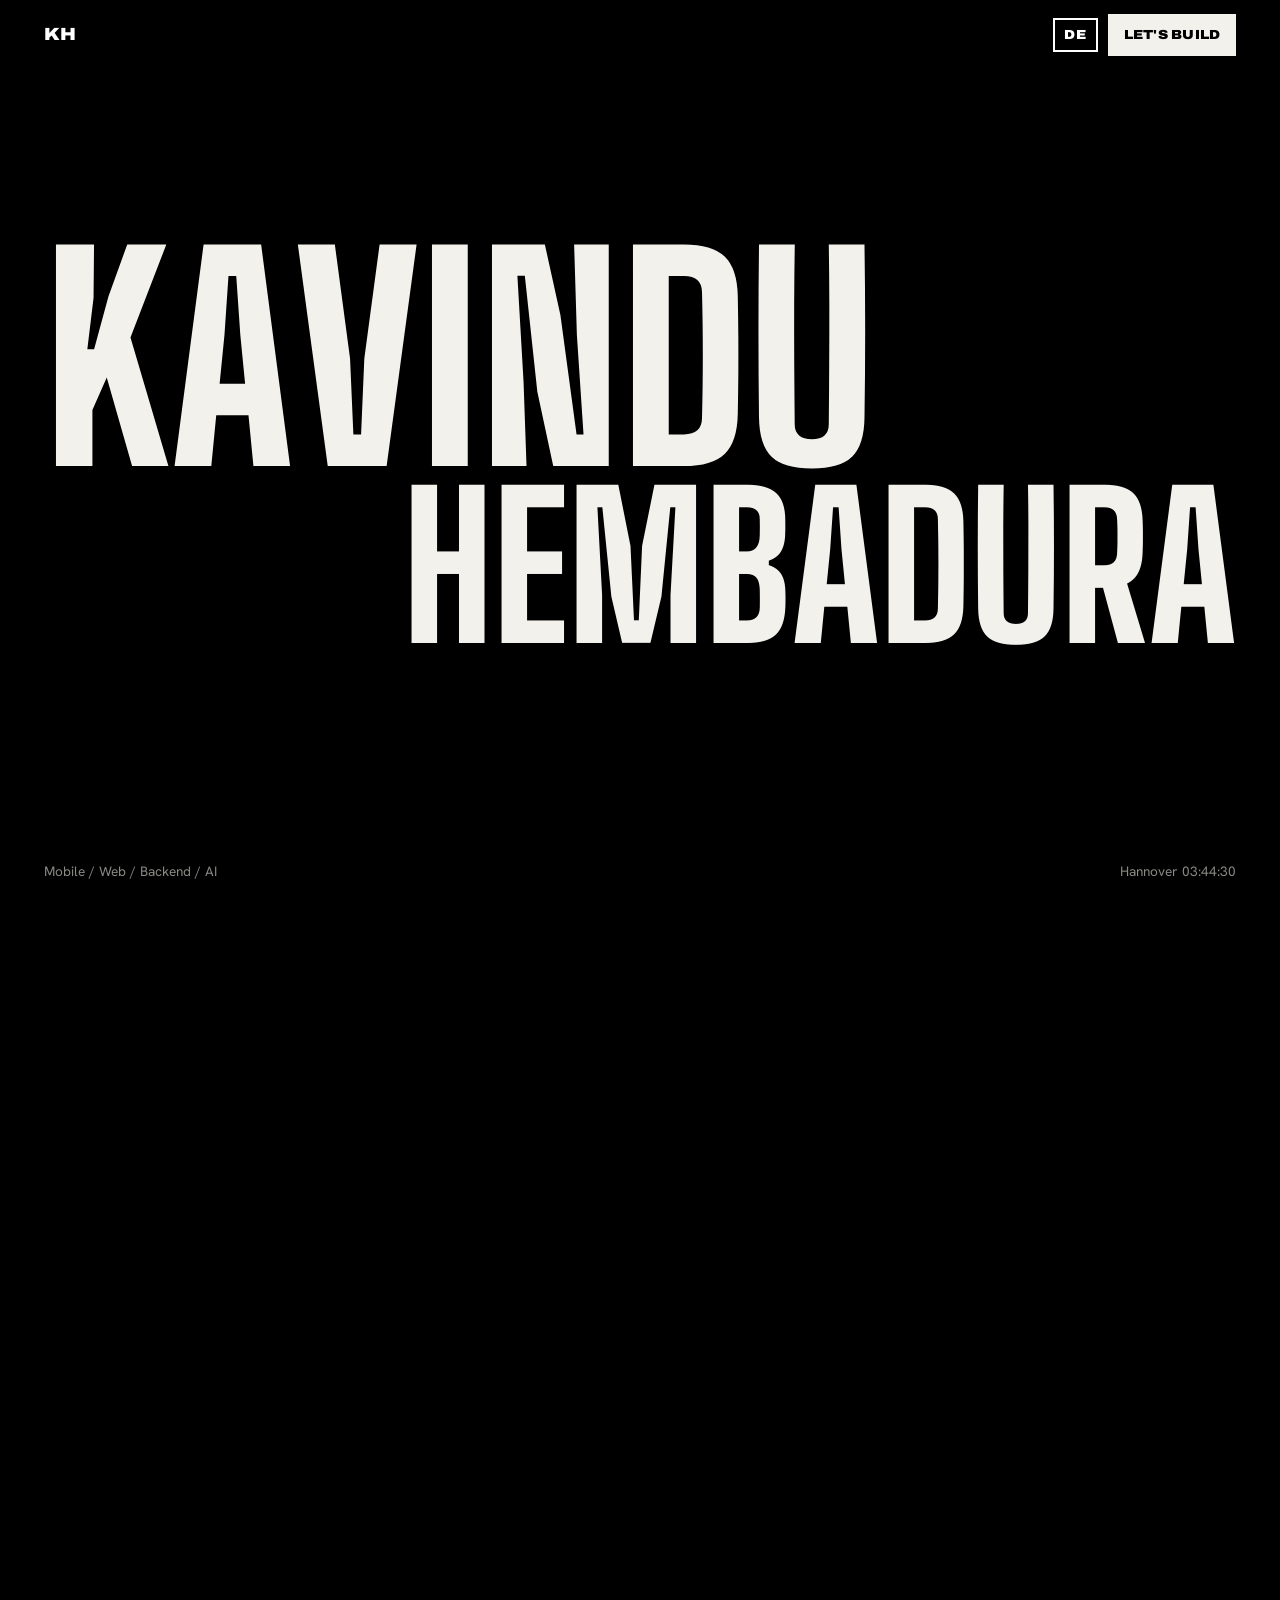
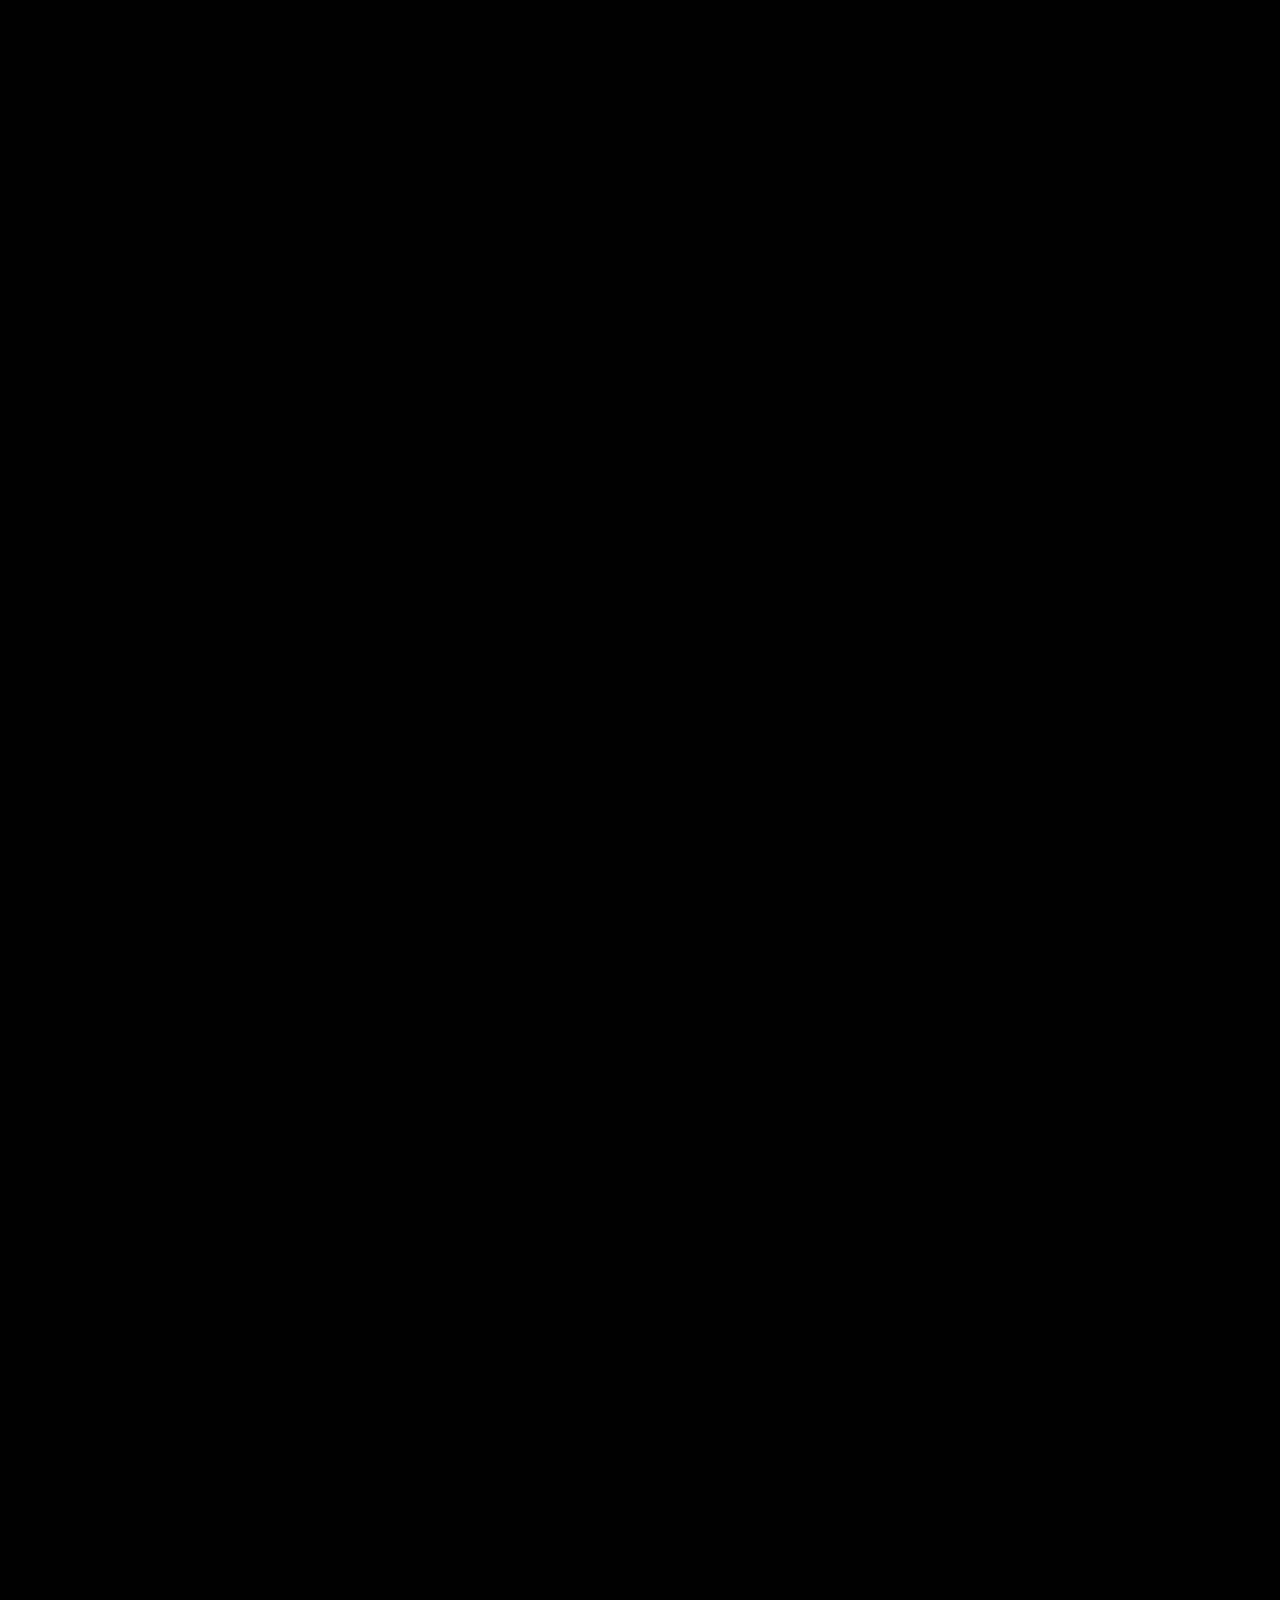
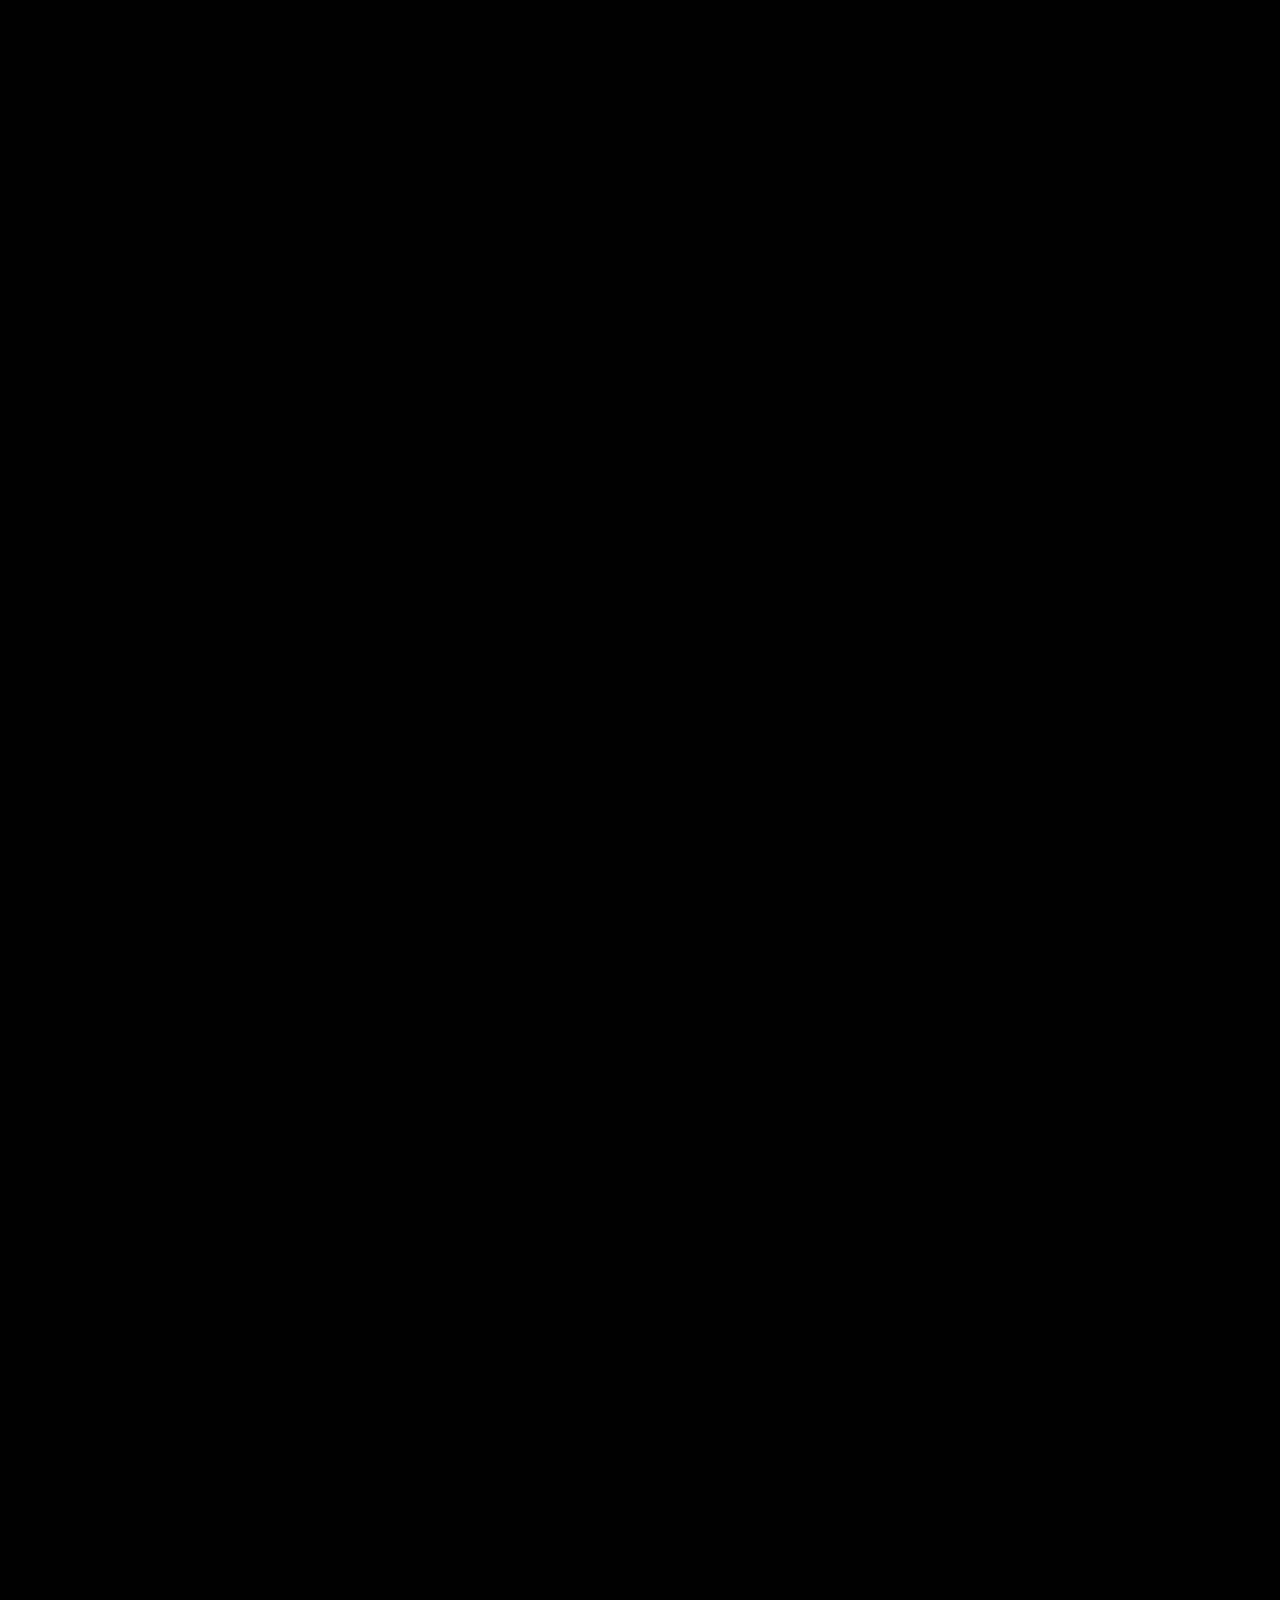
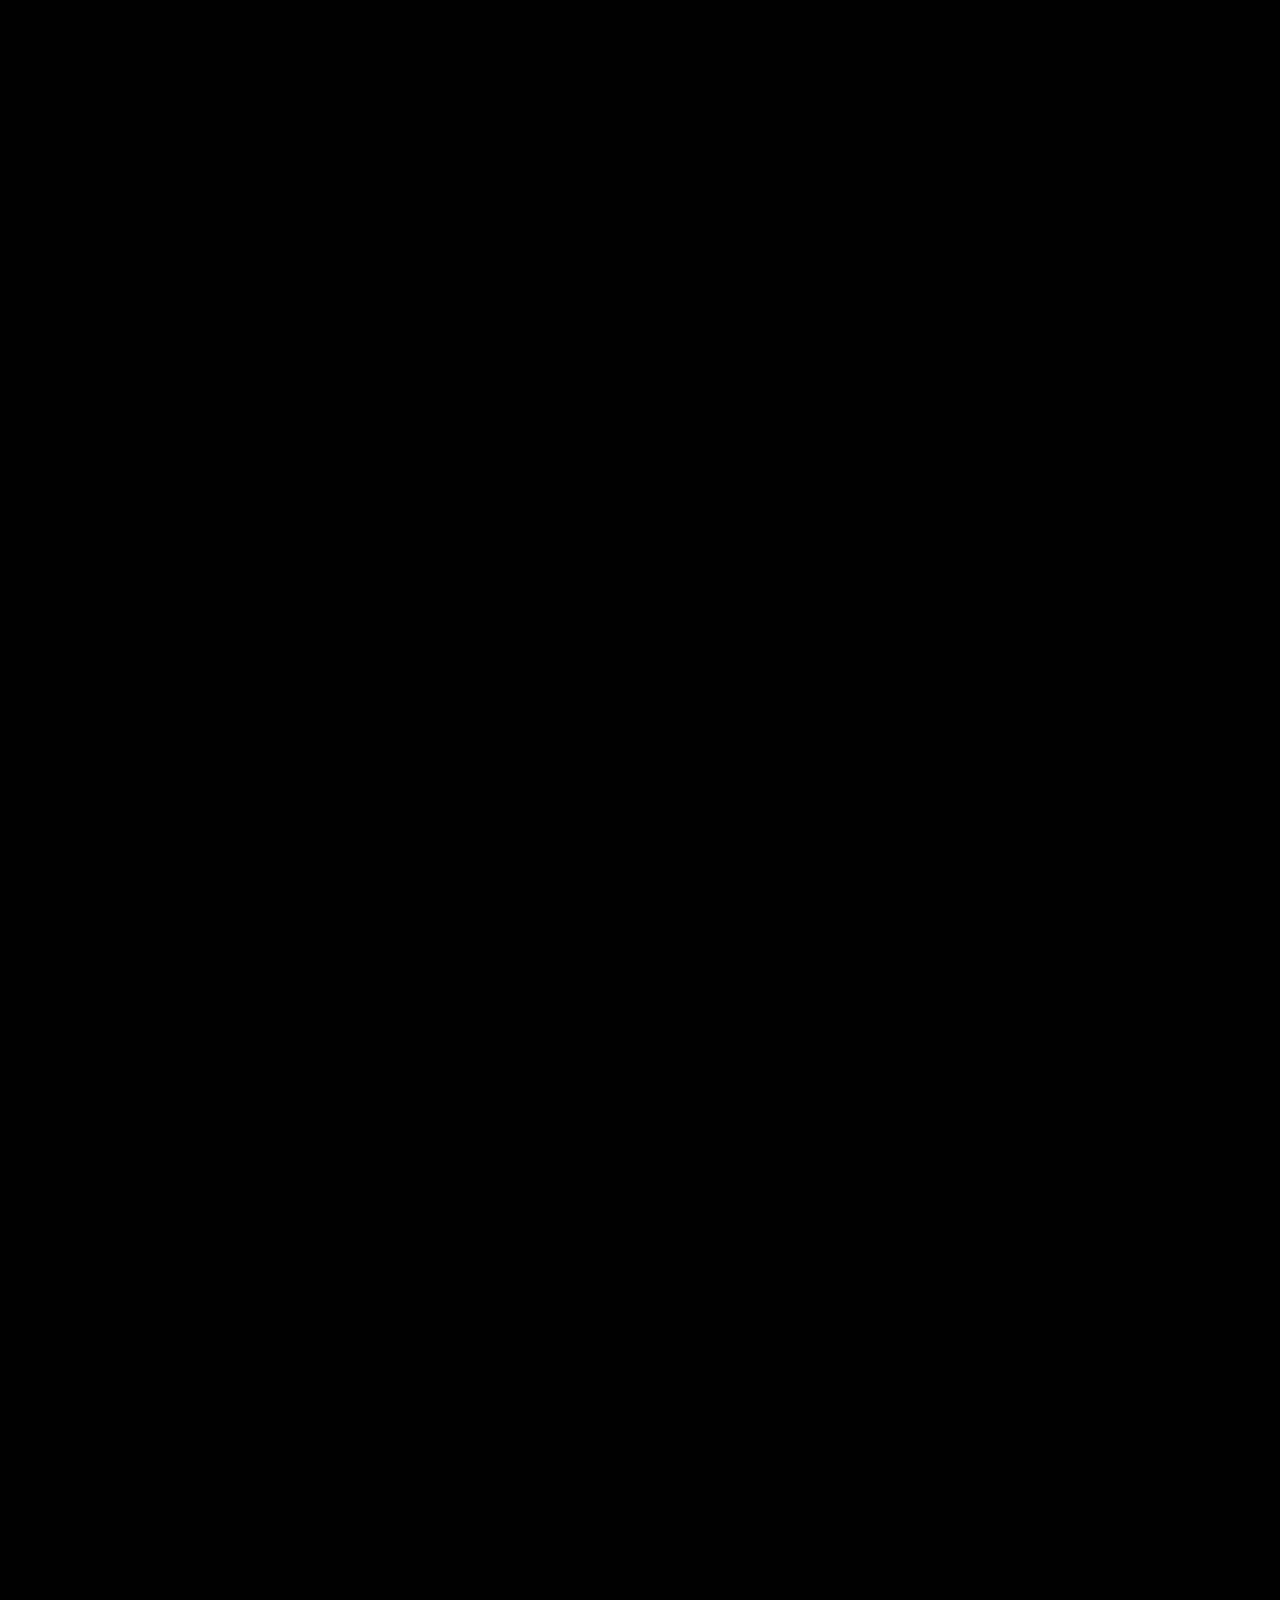
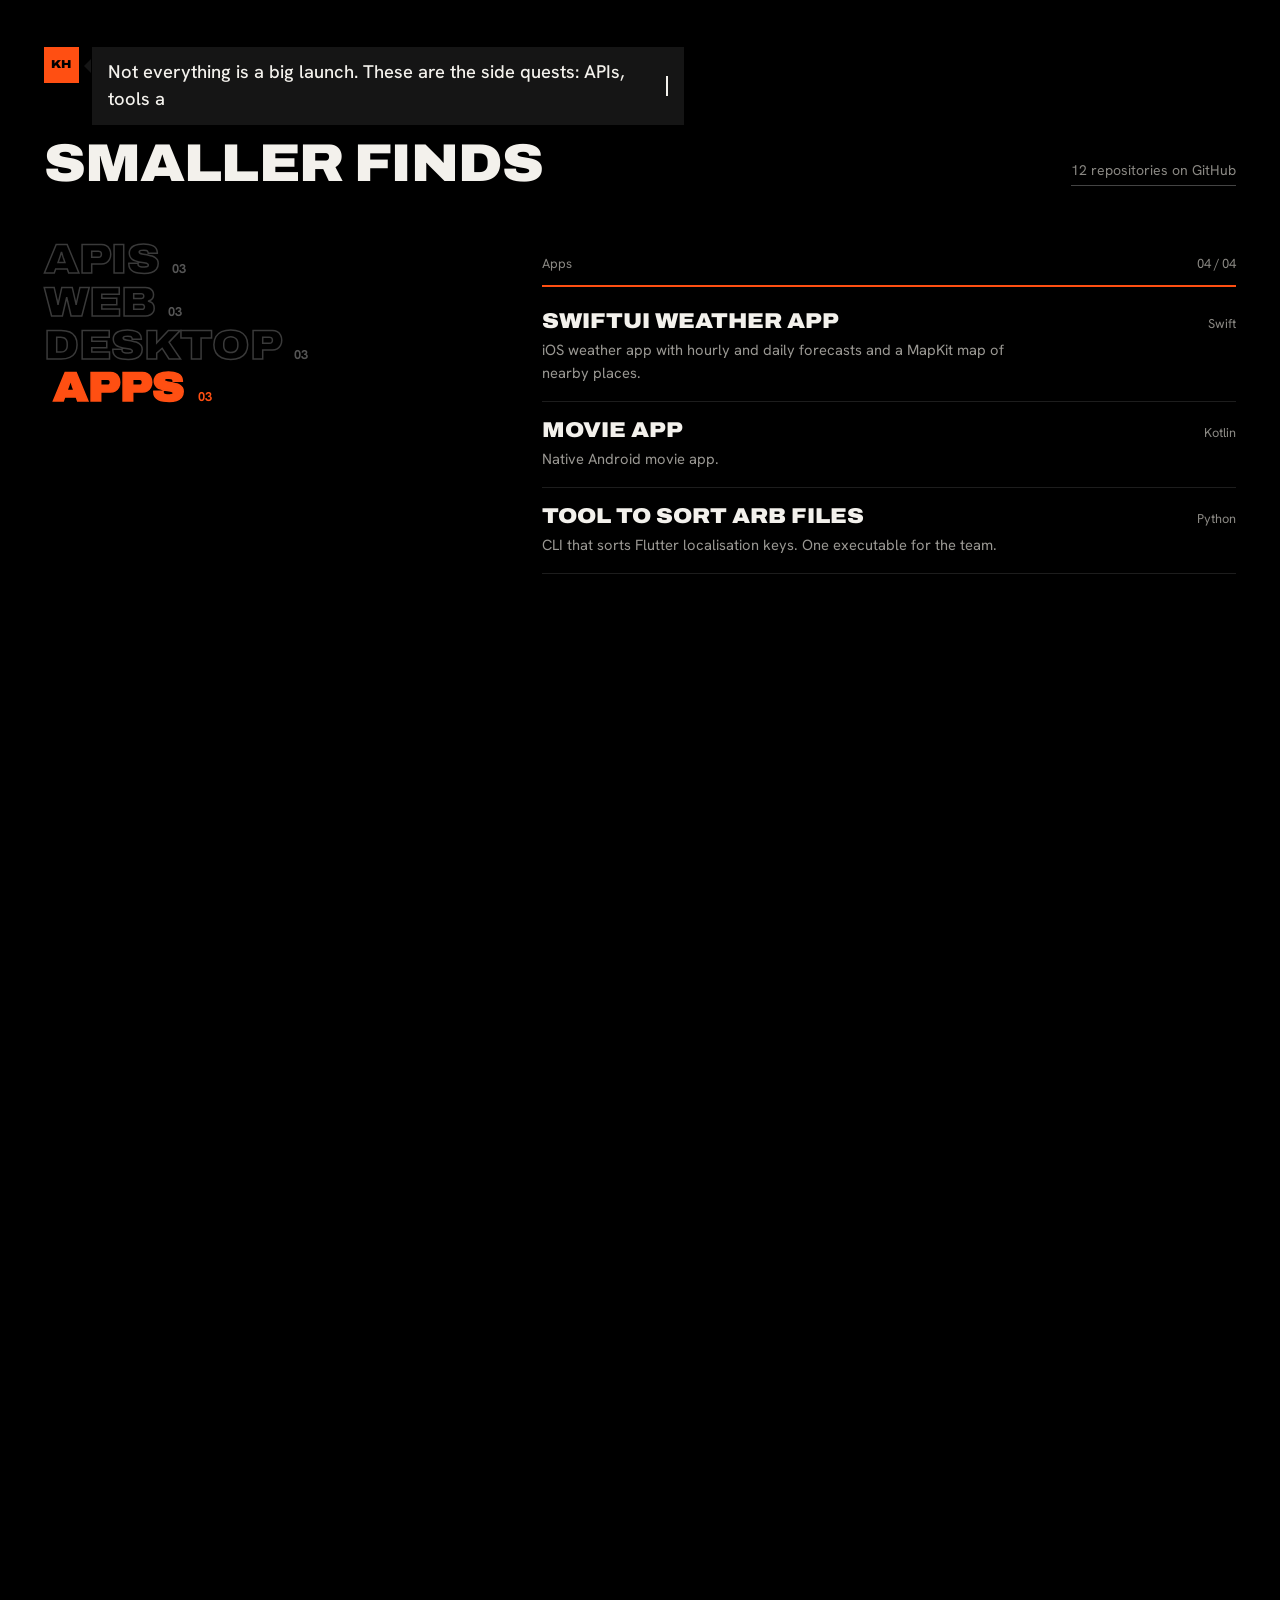
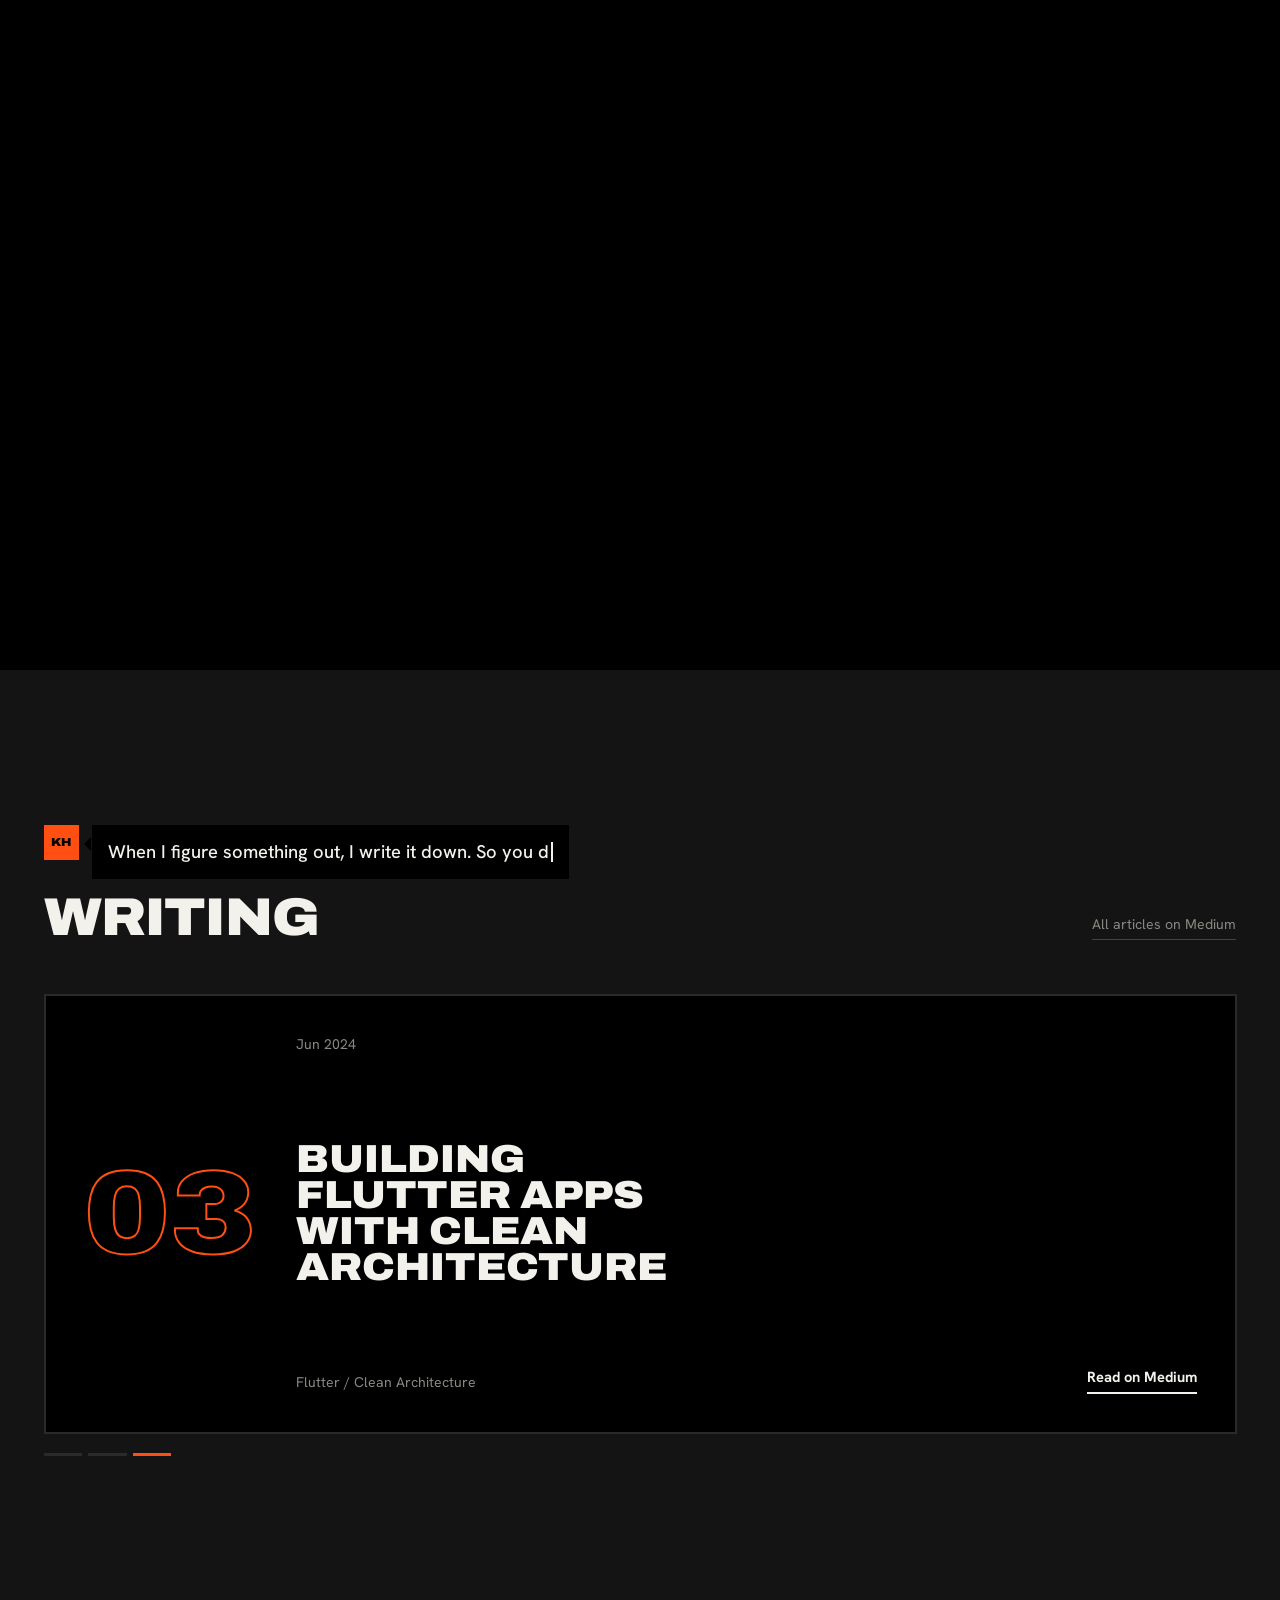
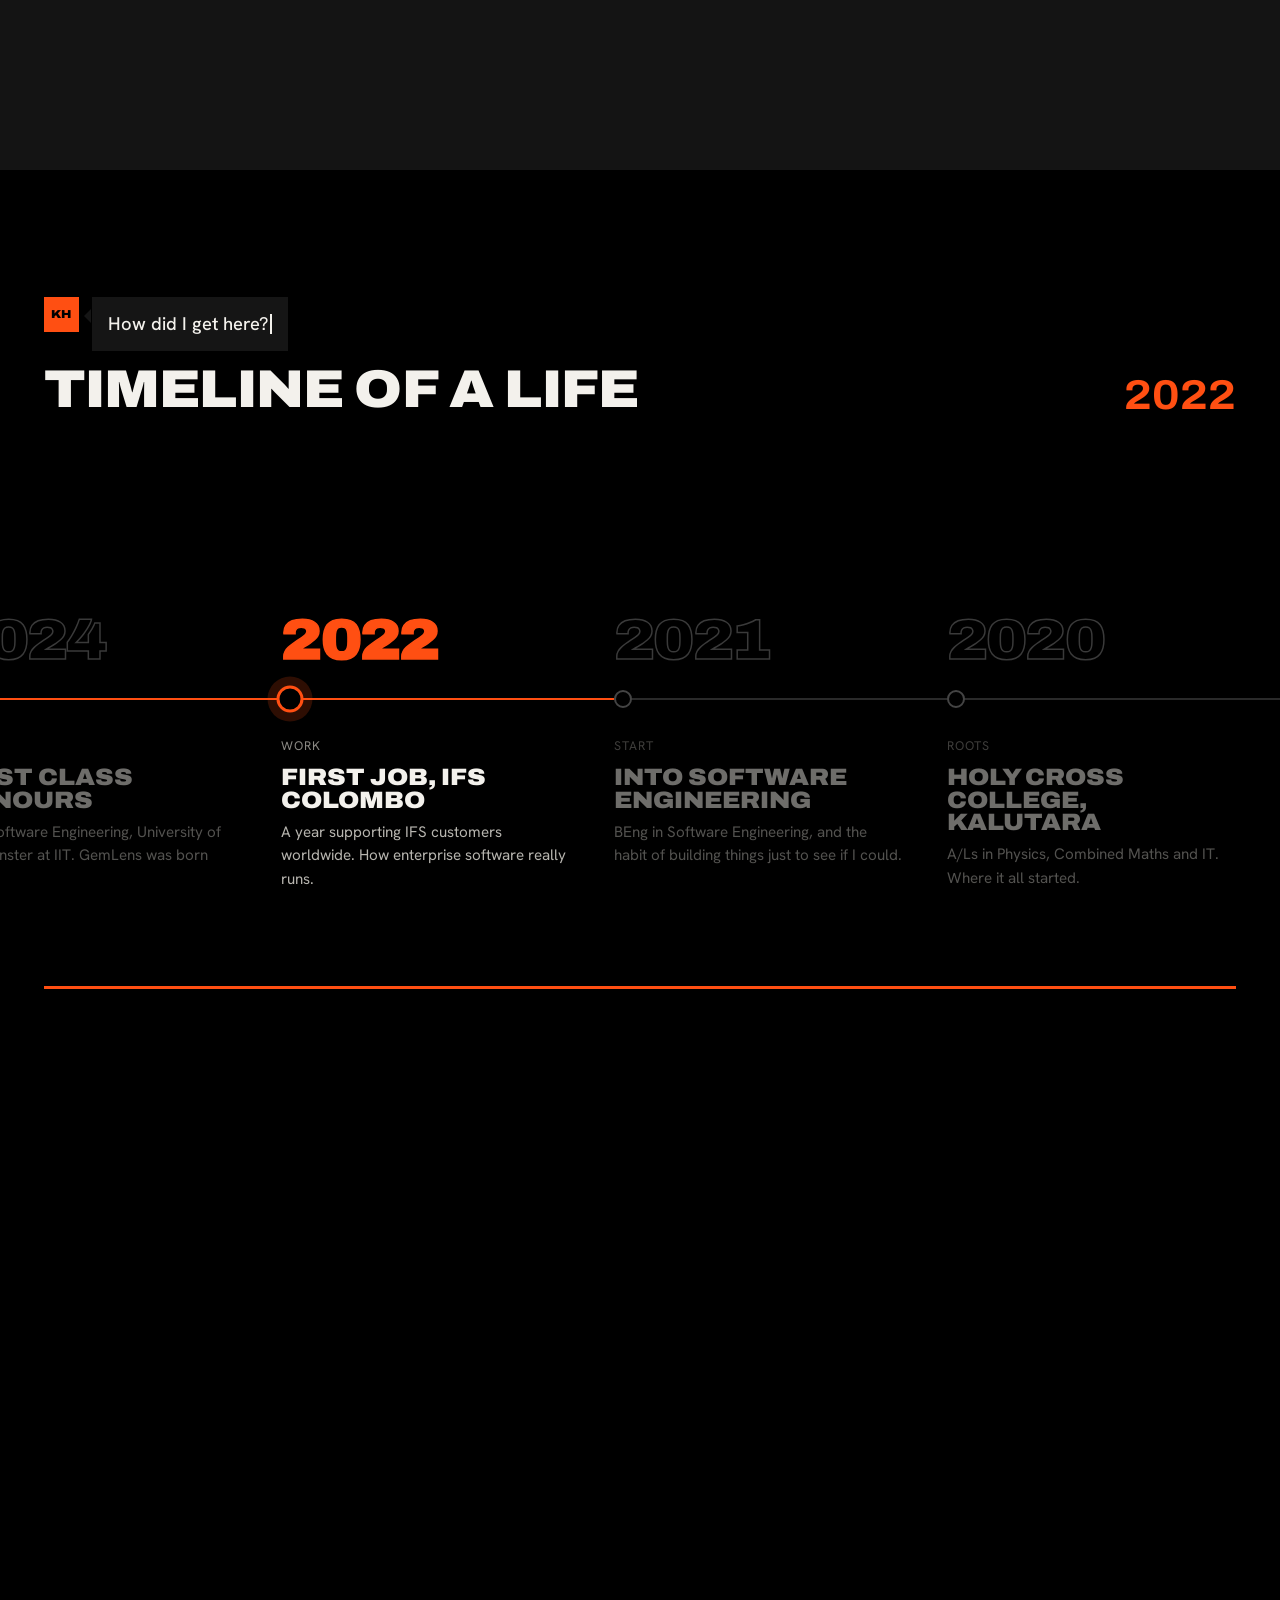
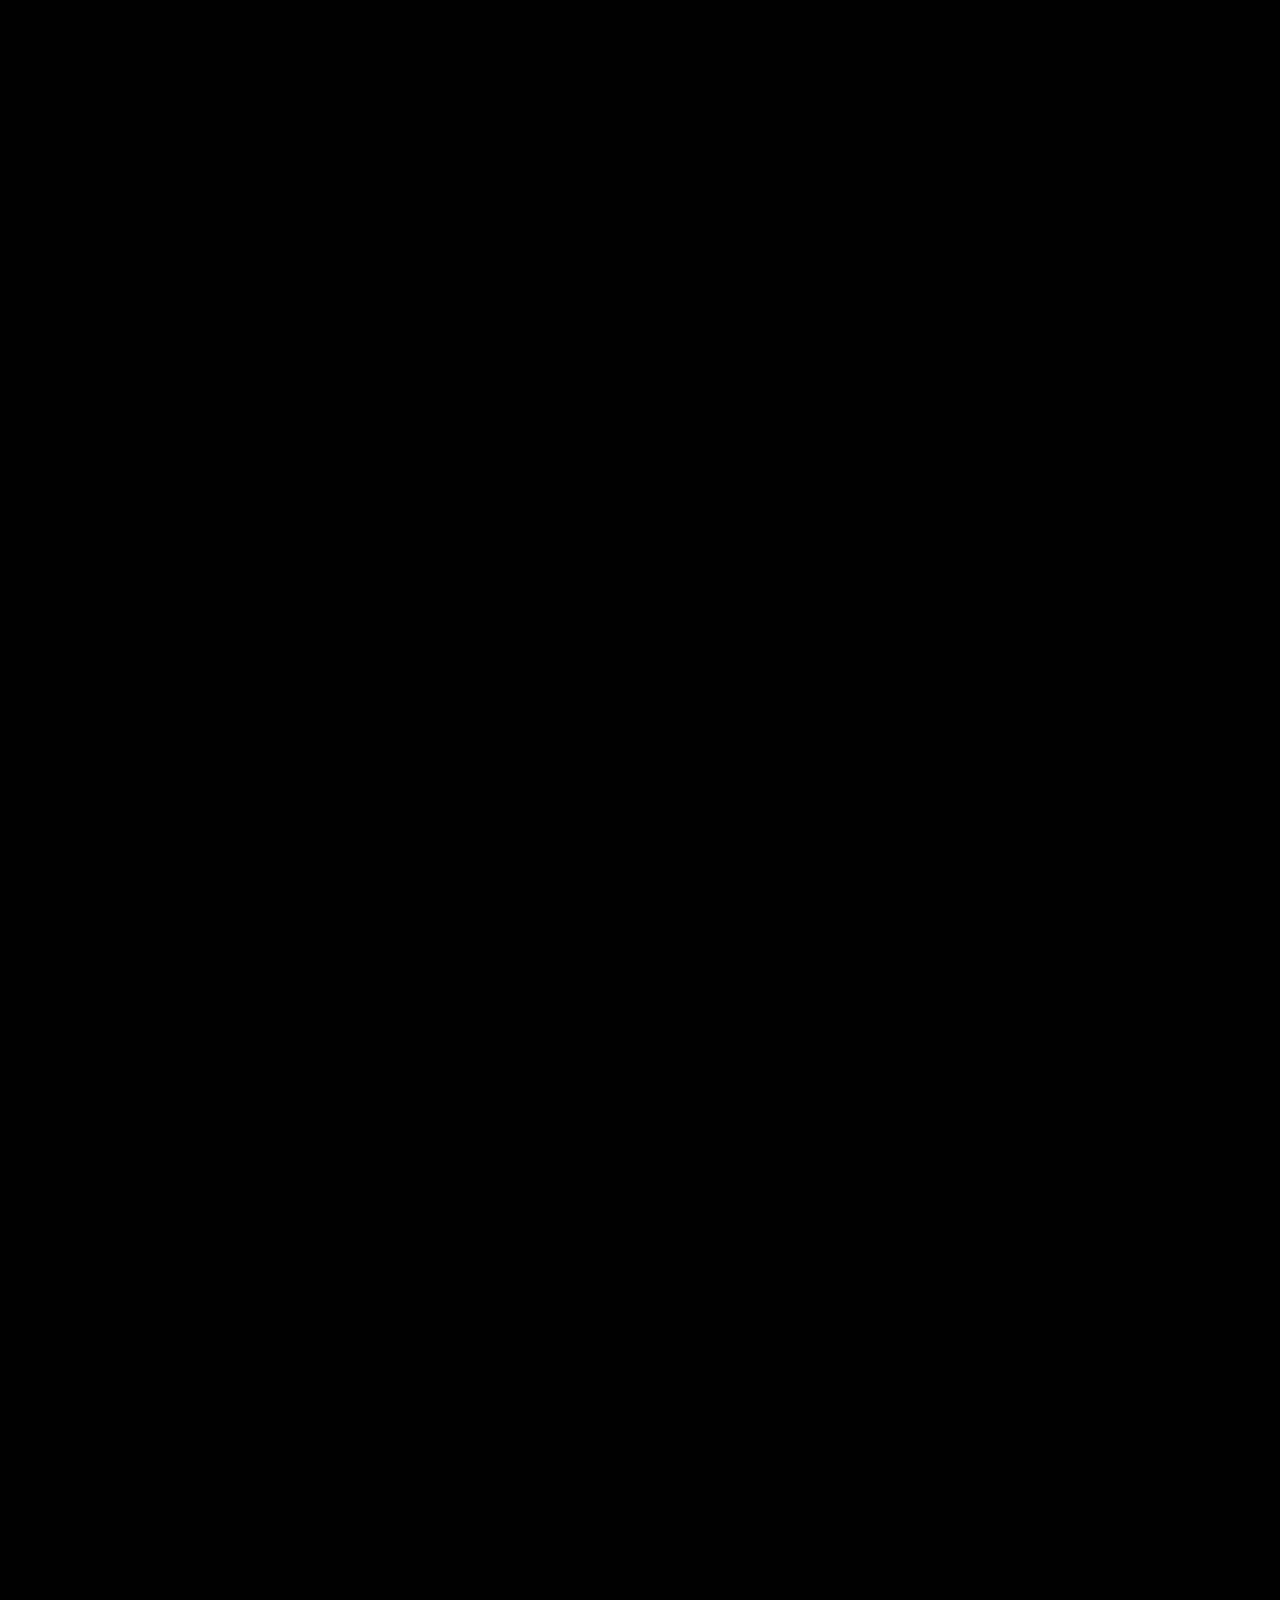
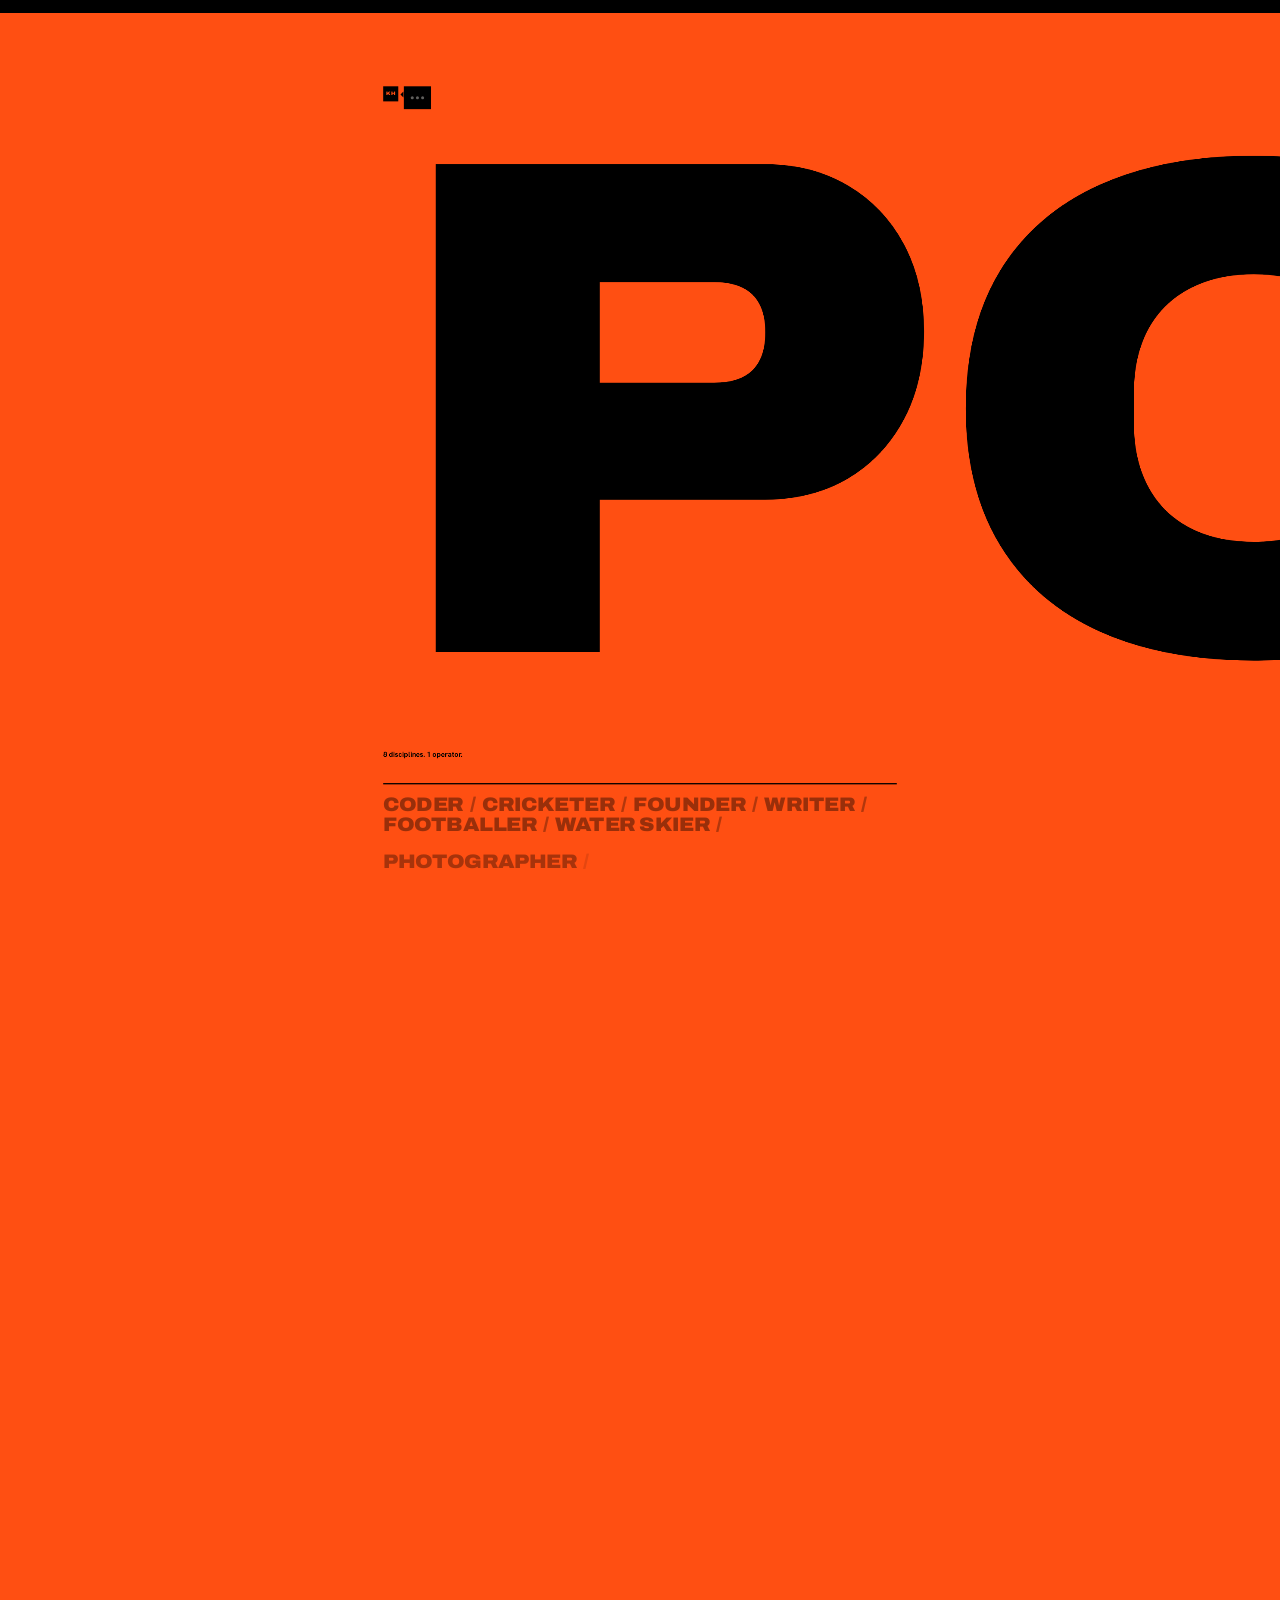
<file: index.html>
<!doctype html>
<html lang="en">
<head>
<meta charset="utf-8">
<meta name="viewport" content="width=device-width, initial-scale=1">
<title>Kavindu Deshal Hembadura – Software Engineer in Hannover</title>
<meta name="description" content="Kavindu Deshal Hembadura (Deshal), software engineer in Hannover, Germany. Flutter, full-stack and AI projects: Ankomm, GemLens, UniConnect, plus articles on Medium.">
<meta name="google-site-verification" content="pOadPPZWZTt-tbTa9ToXcUqXYU8Hak2jM5temB87EG8">
<meta name="author" content="Kavindu Deshal Hembadura">
<meta name="robots" content="index, follow, max-image-preview:large">
<link rel="canonical" href="https://deshal.me/">
<link rel="alternate" hreflang="en" href="https://deshal.me/?lang=en">
<link rel="alternate" hreflang="de" href="https://deshal.me/?lang=de">
<link rel="alternate" hreflang="x-default" href="https://deshal.me/">
<meta name="theme-color" content="#000000">
<meta property="og:type" content="profile">
<meta property="og:site_name" content="Kavindu Deshal Hembadura">
<meta property="og:url" content="https://deshal.me/">
<meta property="og:title" content="Kavindu Deshal Hembadura – Portfolio">
<meta property="og:description" content="Come take a look.">
<meta property="og:image" content="https://deshal.me/assets/og.png">
<meta property="og:image:width" content="1200">
<meta property="og:image:height" content="627">
<meta property="profile:first_name" content="Kavindu">
<meta property="profile:last_name" content="Hembadura">
<meta name="twitter:card" content="summary_large_image">
<meta name="twitter:image" content="https://deshal.me/assets/og.png">
<script type="application/ld+json">
{
 "@context": "https://schema.org",
 "@graph": [
  {
   "@type": "Person",
   "@id": "https://deshal.me/#me",
   "name": "Kavindu Deshal Hembadura",
   "alternateName": [
    "Kavindu Hembadura",
    "Kavindu Deshal",
    "Deshal"
   ],
   "url": "https://deshal.me/",
   "image": "https://deshal.me/assets/og.png",
   "jobTitle": "Software Engineer",
   "worksFor": {
    "@type": "Organization",
    "name": "Comitec IT Systems"
   },
   "alumniOf": [
    {
     "@type": "CollegeOrUniversity",
     "name": "University of Westminster"
    },
    {
     "@type": "CollegeOrUniversity",
     "name": "University of Hildesheim"
    }
   ],
   "address": {
    "@type": "PostalAddress",
    "addressLocality": "Hannover",
    "addressCountry": "DE"
   },
   "knowsAbout": [
    "Flutter",
    "Mobile app development",
    "Full-stack development",
    "NestJS",
    "Spring Boot",
    "Angular",
    "Explainable AI"
   ],
   "sameAs": [
    "https://github.com/Deshal-001",
    "https://www.linkedin.com/in/deshal001/",
    "https://medium.com/@kavindudeshal2"
   ]
  },
  {
   "@type": "WebSite",
   "@id": "https://deshal.me/#site",
   "url": "https://deshal.me/",
   "name": "Kavindu Deshal Hembadura",
   "inLanguage": [
    "en",
    "de"
   ],
   "publisher": {
    "@id": "https://deshal.me/#me"
   }
  }
 ]
}
</script>
<link rel="preload" href="assets/fonts/big-shoulders.woff2" as="font" type="font/woff2" crossorigin>
<link rel="preload" href="assets/fonts/archivo.woff2" as="font" type="font/woff2" crossorigin>
<link rel="preload" href="assets/fonts/hanken-grotesk.woff2" as="font" type="font/woff2" crossorigin>
<link rel="stylesheet" href="styles.css?v=69">
<link rel="icon" href="data:image/svg+xml,%3Csvg xmlns='http://www.w3.org/2000/svg' viewBox='0 0 32 32'%3E%3Crect width='32' height='32' fill='%23FF4F12'/%3E%3Ctext x='16' y='24' font-family='Arial Black' font-size='19' text-anchor='middle' fill='%23000'%3EK%3C/text%3E%3C/svg%3E">
</head>
<body>

<header class="bar">
  <a class="mark" href="#top" aria-label="Back to the top" data-de-aria="Zurück nach oben">KH</a>
  <div class="bar-r"><button type="button" class="lang" id="lang" data-c="DE" aria-label="Auf Deutsch lesen" data-de-aria="Read in English" lang="de" data-de="EN">DE</button><a class="bar-cta" href="#contact" data-de="Projekt starten">Let's build</a></div>
  <i class="prog" id="prog"></i>
</header>

<canvas class="ski" id="ski" aria-hidden="true"></canvas>

<main>

<!-- NAME -->
<section class="pin hero" id="top" style="--h:300vh">
  <div class="stage">
    <h1 class="hname" aria-label="Kavindu Deshal Hembadura">
      <span class="row r1" aria-hidden="true"><span class="mask fit" data-chars>Kavindu</span></span>
      <span class="row r2" aria-hidden="true"><span class="mask fit" data-chars>Hembadura</span></span>
    </h1>
    <p class="hero-mid" id="heroMid"><span data-de="Softwareentwickler">Software engineer</span><span>Hannover, DE</span></p>
    <div class="hero-foot">
      <p data-de="Mobile / Web / Backend / KI">Mobile / Web / Backend / AI</p>
      <p id="clock">Hannover --:--</p>
    </div>
  </div>
</section>

<!-- WORK (orange) -->
<section class="sec hot" id="work">
  <div class="wrap">
    <p class="say"><i aria-hidden="true">KH</i><span data-de="Du hast es am Namen vorbei geschafft. Gut. Hier sind sechs Dinge, die ich gebaut habe. Öffne eins, ich führe dich durch.">You made it past the name. Good. Here are six things I built. Open any of them, I'll walk you through it.</span></p>
    <div class="head"><h2 class="mid rise" data-de="Ausgewählte Projekte">Selected builds</h2><p class="head-n">06</p></div>
    <div class="stack projects" id="projects"></div>
  </div>
</section>

<!-- ARCHIVE: scroll switches the group -->
<section class="pin finds wave" id="archive" style="--h:270vh">
  <div class="stage">
    <div class="wrap">
      <p class="say"><i aria-hidden="true">KH</i><span data-de="Nicht alles ist ein großer Launch. Das hier sind die Nebenquests: APIs, Tools und Experimente.">Not everything is a big launch. These are the side quests: APIs, tools and experiments.</span></p>
      <div class="head"><h2 class="mid rise" data-de="Kleinere Fundstücke">Smaller finds</h2><a class="more" href="https://github.com/Deshal-001?tab=repositories" target="_blank" rel="noopener" data-de-html="&lt;span id=&quot;repoCount&quot;&gt;12&lt;/span&gt; Repositories auf GitHub"><span id="repoCount">12</span> repositories on GitHub</a></div>
      <div class="fx">
        <ol class="fx-tabs" id="fxTabs"></ol>
        <div class="fx-panes" id="repos"></div>
      </div>
    </div>
  </div>
</section>

<!-- WRITING -->
<section class="pin wr wave" id="writing" style="--h:300vh">
  <div class="stage">
  <div class="wrap">
    <p class="say"><i aria-hidden="true">KH</i><span data-de="Wenn ich etwas herausfinde, schreibe ich es auf. Damit du es nicht zweimal herausfinden musst.">When I figure something out, I write it down. So you don't have to figure it out twice.</span></p>
    <div class="head"><h2 class="mid rise" data-de="Artikel">Writing</h2><a class="more" href="https://medium.com/@kavindudeshal2" target="_blank" rel="noopener" data-de="Alle Artikel auf Medium">All articles on Medium</a></div>
    <div class="deck" id="deck">
      <a class="post" href="https://medium.com/@kavindudeshal2/a-simple-tool-to-sort-arb-files-0cc881fdfc03" target="_blank" rel="noopener" data-c="Read"><span class="post-n">01</span><time datetime="2024-12-14" data-de="Dez 2024">Dec 2024</time><b>A Simple Tool to Sort ARB Files</b><span class="post-t">Flutter / Python</span><span class="post-go" data-de="Auf Medium lesen">Read on Medium</span></a>
      <a class="post" href="https://medium.com/@kavindudeshal2/provider-vs-bloc-choosing-the-right-state-management-solution-for-your-flutter-app-614d32a9f27c" target="_blank" rel="noopener" data-c="Read"><span class="post-n">02</span><time datetime="2024-08-12">Aug 2024</time><b>Provider vs BLoC</b><span class="post-t">Flutter / Architecture</span><span class="post-go" data-de="Auf Medium lesen">Read on Medium</span></a>
      <a class="post" href="https://medium.com/@kavindudeshal2/building-maintainable-flutter-apps-with-clean-architecture-5b81f7ef7830" target="_blank" rel="noopener" data-c="Read"><span class="post-n">03</span><time datetime="2024-06-20">Jun 2024</time><b>Building Flutter Apps with Clean Architecture</b><span class="post-t">Flutter / Clean Architecture</span><span class="post-go" data-de="Auf Medium lesen">Read on Medium</span></a>
    </div>
  </div>
  </div>
</section>

<!-- TIMELINE: scrolls sideways -->
<section class="pin tl wave" id="timeline">
  <div class="stage">
    <div class="wrap"><p class="say"><i aria-hidden="true">KH</i><span data-de="Wie bin ich hierher gekommen? Ein Jahr nach dem anderen.">How did I get here? One year at a time.</span></p><div class="head"><h2 class="mid rise" data-de="Zeitleiste eines Lebens">Timeline of a life</h2><p class="tl-n"><b id="tlNow">2026</b></p></div></div>
    <div class="ttrack" id="life"></div>
    <div class="wrap"><div class="tl-bar"><i id="tlBar"></i></div></div>
  </div>
</section>

<!-- POLYMATH (orange) -->
<section class="pin hot poly wave" id="polymath" style="--h:270vh">
  <div class="stage">
  <div class="wrap">
    <p class="say"><i aria-hidden="true">KH</i><span data-de="Code ist nur ein Teil der Geschichte. Hier ist der Rest von mir.">Code is only part of the story. Here's the rest of me.</span></p>
    <h2 class="pword reveal"><span class="fit" data-chars>Polymath</span></h2>
    <p class="psub" data-de="8 Disziplinen. Ein Kopf.">8 disciplines. 1 operator.</p>
    <ul class="disc reveal" aria-label="Disciplines" data-de-aria="Disziplinen">
      <li>Coder</li><li data-de="Cricketspieler">Cricketer</li><li data-de="Gründer">Founder</li><li data-de="Autor">Writer</li><li data-de="Fußballer">Footballer</li><li data-de="Wasser&shy;skifahrer">Water skier</li><li data-de="Fotograf">Photographer</li><li data-de="Reisender">Traveler</li>
    </ul>
    <p class="techs">Flutter / Dart / BLoC / Spring Boot / Node.js / NestJS / Next.js / Angular / React / TypeScript / PostgreSQL / Prisma / Docker / CI/CD / Python / TensorFlow / ONNX</p>
  </div>
</div>
</section>

<!-- QUOTE -->
<section class="pin quote wave" id="quoteSec" style="--h:210vh">
  <div class="stage">
  <div class="wrap">
    <p class="say"><i aria-hidden="true">KH</i><span data-de="Der Satz, nach dem ich trainiere. Auf dem Platz und an der Tastatur.">The line I train by. On the pitch and at the keyboard.</span></p>
    <blockquote class="q" id="quote"><p data-de-html="Talent ohne harte Arbeit &lt;span&gt;ist nichts.&lt;/span&gt;">Talent without working hard <span>is nothing.</span></p><cite>Cristiano Ronaldo</cite></blockquote>
  </div>
</div>
</section>

<!-- RECOMMENDATIONS (shown only when filled in app.js) -->
<section class="sec" id="recs" hidden>
  <div class="wrap">
    <div class="head"><h2 class="mid rise" data-de="Was andere sagen">Said about me</h2><a class="more" href="https://www.linkedin.com/in/deshal001/" target="_blank" rel="noopener" data-de="Auf LinkedIn">On LinkedIn</a></div>
    <div class="rec-list" id="recList"></div>
  </div>
</section>

<!-- TOOLS: free everyday tools, each on its own page -->
<section class="sec tool" id="tool">
  <div class="wrap">
    <p class="say"><i aria-hidden="true">KH</i><span data-de="Kleine Tools, die ich für alle gebaut habe. Kostenlos, und sie sehen deine Daten nie.">Small tools I built for everyone. Free, and they never see your data.</span></p>
    <div class="tools">
      <a class="tool-card" href="shrink/" data-c="Open">
        <span class="tool-name">Shrink</span>
        <span class="tool-line" data-de="Fotos verkleinern, direkt im Browser, für E-Mail, Web oder Upload-Limits. Nichts wird hochgeladen.">Make photos smaller, right in your browser, for email, the web or upload limits. Nothing is uploaded.</span>
        <span class="tool-go" data-de="Tool öffnen">Open the tool</span>
      </a>
      <a class="tool-card" href="qr/" data-c="Open">
        <span class="tool-name">QR</span>
        <span class="tool-line" data-de="QR-Codes für Links, WLAN, Kontaktkarten oder Text. PNG oder SVG, ohne Anmeldung.">QR codes for links, Wi‑Fi, contact cards or text. PNG or SVG, no sign-up.</span>
        <span class="tool-go" data-de="Tool öffnen">Open the tool</span>
      </a>
    </div>
  </div>
</section>

<!-- CONTACT (orange) -->
<section class="sec hot contact wave" id="contact">
  <div class="pin bpin" style="--h:175vh"><div class="stage"><div class="wrap">
    <h2 class="big slide2"><span class="ln" data-de="Lass uns">Let's build</span><span class="ln" data-de="was bauen">something</span></h2>
  </div></div></div>
  <div class="wrap">
    <p class="say csay"><i aria-hidden="true">KH</i><span data-de="Du bist dran. Eine Idee? Wähl aus, was du brauchst, und erzähl mir davon.">Your turn. Got an idea? Pick what you need and tell me about it.</span></p>
    <div class="forge">
      <div class="pick" role="tablist" aria-label="What should we build?" data-de-aria="Was sollen wir bauen?">
        <button role="tab" aria-selected="true" data-k="mobile" data-de="Mobile App">Mobile app</button>
        <button role="tab" aria-selected="false" data-k="web" data-de="Webplattform">Web platform</button>
        <button role="tab" aria-selected="false" data-k="api">Backend &amp; APIs</button>
        <button role="tab" aria-selected="false" data-k="ai" data-de="KI-Feature">AI feature</button>
        <button role="tab" aria-selected="false" data-k="new" data-de="Etwas Neues">Something new</button>
      </div>
      <div class="out" role="tabpanel" aria-live="polite">
        <h3 id="fTitle"></h3>
        <p id="fDesc"></p>
        <div class="fgrid"><ul id="fGet"></ul><p class="fstack" id="fStack"></p></div>
        <a class="go" id="fGo" href="mailto:kavindudeshal2@gmail.com" data-de="Loslegen">Start building</a>
      </div>
    </div>
  </div>
</section>

<footer class="foot wave">
  <div class="wrap">
    <div class="f-top reveal">
      <p class="f-lab" data-de="Immer noch da? Dann lass uns reden.">Still here? Then let's talk.</p>
      <a class="f-email" href="mailto:kavindudeshal2@gmail.com" data-c="Write">kavindudeshal2@gmail.com</a>
      <button type="button" class="f-copy" id="copyEmail" data-c="Copy" data-de="Kopieren">Copy</button>
    </div>
    <nav class="f-grid reveal" aria-label="Links">
      <a href="https://www.linkedin.com/in/deshal001/" target="_blank" rel="noopener"><small>01</small>LinkedIn</a>
      <a href="https://github.com/Deshal-001" target="_blank" rel="noopener"><small>02</small>GitHub</a>
      <a href="https://medium.com/@kavindudeshal2" target="_blank" rel="noopener"><small>03</small>Medium</a>
      <a href="assets/Kavindu_Deshal_Hembadura_CV.pdf" target="_blank" rel="noopener" data-c="CV" data-de-html="&lt;small&gt;04&lt;/small&gt;Lebenslauf (EN)"><small>04</small>Download CV</a>
    </nav>
    <div class="fmeta"><span><span data-de="Hannover, Deutschland">Hannover, Germany</span> <b id="clock2">--:--</b></span><span>© <span id="yr2">2026</span> Kavindu Hembadura</span><a href="#top" data-de="Nach oben">Back to the top</a></div>
  </div>
  <p class="fname reveal" aria-hidden="true"><span class="fit" data-chars>Kavindu Hembadura</span></p>
</footer>

</main>

<dialog class="sheet" id="sheet" aria-labelledby="shName" data-lenis-prevent>
  <div class="sheet-in">
    <button class="x" type="button" id="shClose" data-de="Schließen">Close</button>
    <p class="sh-meta" id="shMeta" style="--k:0"></p>
    <h3 id="shName" style="--k:1"></h3>
    <img class="sh-shot" id="shImg" alt="" width="1200" height="750" decoding="async" style="--k:2">
    <p class="sh-sum" id="shSum" style="--k:3"></p>
    <div class="sh-links" id="shLinks" style="--k:4"></div>
    <h4 class="sh-h" data-de="Was es kann" style="--k:5">What it does</h4>
    <ul class="sh-feat" id="shFeat" style="--k:6"></ul>
    <h4 class="sh-h" data-de="Unter der Haube">Under the hood</h4>
    <ol class="sh-pts" id="shPts"></ol>
    <p class="sh-stack" id="shStack"></p>
  </div>
</dialog>

<div class="cur" id="cur" aria-hidden="true"><i class="cur-dot"></i><i class="cur-ring"><span id="curT"></span></i></div>
<p class="toast" id="toast" role="status"></p>
<script src="assets/lenis.min.js?v=69"></script>
<script src="app.js?v=69"></script>
</body>
</html>
</file>
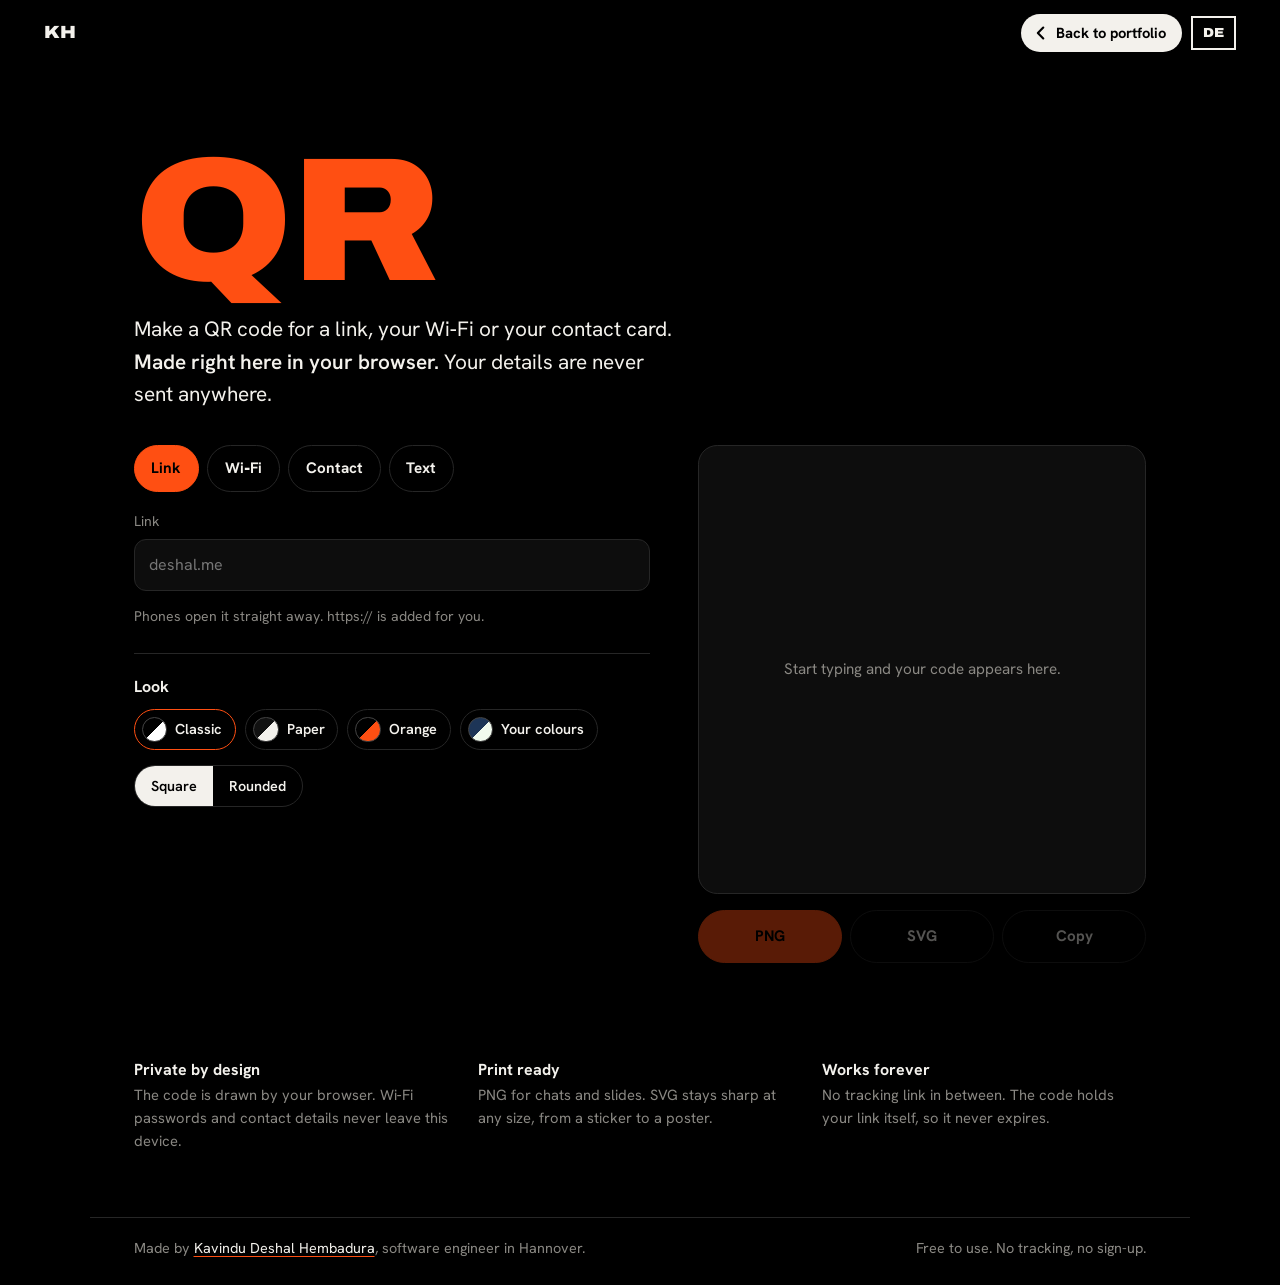
<file: qr/index.html>
<!doctype html>
<html lang="en">
<head>
<meta charset="utf-8">
<meta name="viewport" content="width=device-width, initial-scale=1">
<title>QR – make a QR code for a link, Wi‑Fi or contact | deshal.me</title>
<meta name="description" content="Free QR code maker that runs in your browser. Links, Wi‑Fi logins, contact cards and text. Download PNG or SVG. No sign-up, nothing is uploaded.">
<meta name="author" content="Kavindu Deshal Hembadura">
<link rel="canonical" href="https://deshal.me/qr">
<meta name="theme-color" content="#000000">
<meta property="og:type" content="website">
<meta property="og:url" content="https://deshal.me/qr">
<meta property="og:title" content="QR – free QR code maker, privately in your browser">
<meta property="og:description" content="Links, Wi‑Fi, contacts and text. PNG or SVG. Nothing is uploaded.">
<meta property="og:image" content="https://deshal.me/assets/og.png">
<meta name="twitter:card" content="summary_large_image">
<script type="application/ld+json">
{"@context":"https://schema.org","@type":"WebApplication","name":"QR","url":"https://deshal.me/qr","applicationCategory":"UtilitiesApplication","operatingSystem":"Any (web browser)","offers":{"@type":"Offer","price":"0","priceCurrency":"EUR"},"description":"Make QR codes for links, Wi-Fi, contacts and text in the browser. Nothing is uploaded.","creator":{"@id":"https://deshal.me/#me","@type":"Person","name":"Kavindu Deshal Hembadura","url":"https://deshal.me/"}}
</script>
<style>
@font-face{font-family:"Archivo";src:url(../assets/fonts/archivo.woff2) format("woff2");font-weight:100 900;font-stretch:62% 125%;font-display:swap}
@font-face{font-family:"Hanken Grotesk";src:url(../assets/fonts/hanken-grotesk.woff2) format("woff2");font-weight:100 900;font-display:swap}
:root{--bg:#000;--ink:#F3F1EC;--dim:#8A8883;--line:#262626;--o:#FF4F12;--d:"Archivo",Arial Black,sans-serif;--b:"Hanken Grotesk",system-ui,sans-serif;--pad:clamp(1.1rem,3.4vw,3.2rem)}
*{box-sizing:border-box}
html{background:var(--bg);-webkit-text-size-adjust:100%}
body{margin:0;background:var(--bg);color:var(--ink);font:400 1rem/1.55 var(--b);-webkit-font-smoothing:antialiased;min-height:100vh;display:flex;flex-direction:column}
::selection{background:var(--o);color:#000}
a{color:inherit}
button,input,select,textarea{font:inherit;color:inherit}
button{background:none;border:0;padding:0;cursor:pointer}
:focus-visible{outline:2px solid var(--o);outline-offset:3px}
.wrap{width:100%;max-width:1100px;margin:0 auto;padding:0 var(--pad)}
.disp{font-family:var(--d);font-weight:900;font-stretch:110%;text-transform:uppercase;line-height:.86;letter-spacing:-.01em}

.bar{position:sticky;top:0;z-index:10;display:flex;justify-content:space-between;align-items:center;padding:.9rem var(--pad);background:rgba(0,0,0,.92);-webkit-backdrop-filter:blur(8px);backdrop-filter:blur(8px)}
.mark{font:900 1.1rem/1 var(--d);font-stretch:110%;text-decoration:none}
.bar-r{display:flex;gap:.6rem;align-items:center}
.lang{font:900 .82rem/1 var(--d);font-stretch:110%;letter-spacing:.04em;border:2px solid currentColor;padding:.5rem .6rem}
.back{display:inline-flex;align-items:center;gap:.35rem;font:700 .92rem/1 var(--b);text-decoration:none;background:var(--ink);color:#000;padding:.6rem 1rem .6rem .7rem;border-radius:99px;transition:background .2s}
.back:hover{background:var(--o)}
@media (max-width:420px){.back span{font-size:.85rem}}

.top{padding:clamp(2.2rem,7vw,5rem) 0 clamp(1.4rem,3vw,2.2rem)}
.top h1{margin:0;font-size:clamp(4.2rem,15vw,11rem);color:var(--o)}
.top p{margin:1rem 0 0;max-width:34rem;font-size:clamp(1.05rem,1rem + .4vw,1.3rem)}
.top p b{font-weight:600}

.grid{display:grid;grid-template-columns:minmax(0,1.15fr) minmax(0,1fr);gap:clamp(1.4rem,4vw,3rem);align-items:start}
.tabs{display:flex;flex-wrap:wrap;gap:.5rem;margin:0 0 1.2rem}
.tab{padding:.65rem 1.05rem;border:1.5px solid var(--line);border-radius:99px;font-weight:700;font-size:.95rem;transition:border-color .2s,background .2s,color .2s}
.tab:hover{border-color:#555}
.tab[aria-selected="true"]{background:var(--o);border-color:var(--o);color:#000}
.form{display:none;gap:.9rem}
.form.on{display:grid}
.row2{display:grid;grid-template-columns:1fr 1fr;gap:.9rem}
.f label{display:block;font-size:.88rem;color:var(--dim);margin-bottom:.4rem}
.f input,.f select,.f textarea{width:100%;background:#0d0d0d;border:1.5px solid var(--line);border-radius:.75rem;padding:.8rem .9rem;font-size:1rem;transition:border-color .2s}
.f textarea{min-height:8rem;resize:vertical}
.f input:focus,.f select:focus,.f textarea:focus{outline:0;border-color:var(--o)}
.f select{appearance:none;background-image:linear-gradient(45deg,transparent 50%,var(--dim) 50%),linear-gradient(135deg,var(--dim) 50%,transparent 50%);background-position:calc(100% - 1.1rem) 52%,calc(100% - .8rem) 52%;background-size:.3rem .3rem;background-repeat:no-repeat}
.chk{display:flex;align-items:center;gap:.55rem;font-size:.95rem;color:var(--ink);cursor:pointer}
.chk input{width:1.1rem;height:1.1rem;accent-color:var(--o)}
.hint{font-size:.88rem;color:var(--dim);margin:0}
#shHint{margin-top:.6rem}

.look{margin-top:1.6rem;padding-top:1.4rem;border-top:1px solid var(--line)}
.look h2{font:700 1rem/1.2 var(--b);margin:0 0 .8rem}
.sw{display:flex;flex-wrap:wrap;gap:.55rem;align-items:center}
.swb{display:inline-flex;align-items:center;gap:.5rem;padding:.45rem .8rem .45rem .45rem;border:1.5px solid var(--line);border-radius:99px;font-size:.9rem;font-weight:600}
.swb i{width:1.6rem;height:1.6rem;border-radius:50%;border:1px solid #444;background:linear-gradient(135deg,var(--a) 50%,var(--b2) 50%)}
.swb[aria-pressed="true"]{border-color:var(--o)}
.cust{display:none;gap:.8rem;margin-top:.8rem}
.cust.on{display:flex;flex-wrap:wrap}
.cust label{display:flex;align-items:center;gap:.5rem;font-size:.9rem;color:var(--dim)}
.cust input[type=color]{width:2.6rem;height:2.1rem;padding:0;border:1.5px solid var(--line);border-radius:.5rem;background:none}
.seg{display:inline-flex;border:1.5px solid var(--line);border-radius:99px;overflow:hidden;margin-top:.9rem}
.seg button{padding:.55rem 1rem;font-weight:600;font-size:.9rem}
.seg button[aria-pressed="true"]{background:var(--ink);color:#000}
.warn{display:none;margin:.8rem 0 0;padding:.6rem .8rem;border-radius:.6rem;background:#2a140b;color:#ffb08f;font-size:.88rem}
.warn.on{display:block}

.out{position:sticky;top:5rem;display:grid;gap:1rem}
.stage{aspect-ratio:1;border-radius:1.2rem;display:grid;place-items:center;background:#0d0d0d;border:1.5px solid var(--line);overflow:hidden}
.stage canvas{width:100%;height:100%;display:block}
.stage .empty{color:var(--dim);font-size:.95rem;text-align:center;padding:2rem}
.acts{display:grid;grid-template-columns:1fr 1fr 1fr;gap:.5rem}
.btn{display:inline-flex;justify-content:center;align-items:center;gap:.4rem;padding:.85rem 1rem;border-radius:99px;font-weight:700;font-size:.95rem;text-decoration:none;border:1.5px solid var(--line);transition:background .2s,border-color .2s,color .2s}
.btn.pri{background:var(--o);border-color:var(--o);color:#000}
.btn:hover{border-color:var(--ink)}
.btn.pri:hover{background:var(--ink);border-color:var(--ink)}
.btn[disabled]{opacity:.35;pointer-events:none}
.meta{font-size:.85rem;color:var(--dim);margin:0;text-align:center;min-height:1.3em}

.how{margin:clamp(2.4rem,6vw,4rem) 0 0;display:grid;grid-template-columns:repeat(3,1fr);gap:1.2rem;color:var(--dim);font-size:.92rem}
.how h3{margin:0 0 .3rem;color:var(--ink);font:700 1rem/1.2 var(--b)}
.how p{margin:0}
footer{margin-top:auto;padding:clamp(2.4rem,6vw,4rem) 0 1.6rem;color:var(--dim);font-size:.9rem}
footer .wrap{display:flex;justify-content:space-between;gap:1rem;flex-wrap:wrap;border-top:1px solid var(--line);padding-top:1.2rem}
footer a{color:var(--ink);text-decoration-color:var(--o);text-underline-offset:3px}

@media (max-width:820px){
  .grid{grid-template-columns:1fr}
  .out{position:static;order:-1;max-width:24rem;width:100%;justify-self:center}
  .how{grid-template-columns:1fr}
}
@media (max-width:420px){.row2{grid-template-columns:1fr}}
@media (prefers-reduced-motion:reduce){*{transition:none!important}}
</style>
</head>
<body>
<header class="bar">
  <a class="mark" href="../" aria-label="Kavindu Deshal Hembadura, portfolio">KH</a>
  <div class="bar-r"><a class="back" id="back" href="../#tool"><svg viewBox="0 0 20 20" width="18" height="18" aria-hidden="true"><path d="M12.5 4 6.5 10l6 6" fill="none" stroke="currentColor" stroke-width="2.4" stroke-linecap="round" stroke-linejoin="round"/></svg><span data-t="back">Back to portfolio</span></a><button type="button" class="lang" id="lang">DE</button></div>
</header>

<main class="wrap">
  <section class="top">
    <h1 class="disp">QR</h1>
    <p data-t="lead">Make a QR code for a link, your Wi‑Fi or your contact card. <b>Made right here in your browser.</b> Your details are never sent anywhere.</p>
  </section>

  <div class="grid">
    <section>
      <div class="tabs" role="tablist" id="tabs">
        <button type="button" class="tab" role="tab" data-k="url" aria-selected="true" data-t="tUrl">Link</button>
        <button type="button" class="tab" role="tab" data-k="wifi" aria-selected="false" data-t="tWifi">Wi‑Fi</button>
        <button type="button" class="tab" role="tab" data-k="card" aria-selected="false" data-t="tCard">Contact</button>
        <button type="button" class="tab" role="tab" data-k="text" aria-selected="false" data-t="tText">Text</button>
      </div>

      <div class="form on" data-k="url">
        <div class="f"><label for="u" data-t="uL">Link</label><input id="u" type="url" inputmode="url" autocomplete="url" placeholder="deshal.me" value=""></div>
        <p class="hint" data-t="uH">Phones open it straight away. https:// is added for you.</p>
      </div>

      <div class="form" data-k="wifi">
        <div class="f"><label for="ws" data-t="wsL">Network name</label><input id="ws" autocomplete="off" spellcheck="false"></div>
        <div class="row2">
          <div class="f"><label for="wp" data-t="wpL">Password</label><input id="wp" type="text" autocomplete="off" spellcheck="false"></div>
          <div class="f"><label for="wt" data-t="wtL">Security</label><select id="wt"><option value="WPA">WPA / WPA2 / WPA3</option><option value="WEP">WEP</option><option value="nopass" data-t="wtN">None (open)</option></select></div>
        </div>
        <label class="chk"><input type="checkbox" id="wh"><span data-t="whL">Hidden network</span></label>
        <p class="hint" data-t="wH">Guests point their camera at it and tap Join. Your password stays on this device.</p>
      </div>

      <div class="form" data-k="card">
        <div class="row2">
          <div class="f"><label for="cf" data-t="cfL">First name</label><input id="cf" autocomplete="given-name"></div>
          <div class="f"><label for="cl" data-t="clL">Last name</label><input id="cl" autocomplete="family-name"></div>
        </div>
        <div class="row2">
          <div class="f"><label for="cp" data-t="cpL">Phone</label><input id="cp" type="tel" autocomplete="tel"></div>
          <div class="f"><label for="ce" data-t="ceL">Email</label><input id="ce" type="email" autocomplete="email"></div>
        </div>
        <div class="row2">
          <div class="f"><label for="co" data-t="coL">Company</label><input id="co" autocomplete="organization"></div>
          <div class="f"><label for="cw" data-t="cwL">Website</label><input id="cw" type="url" inputmode="url" autocomplete="url"></div>
        </div>
        <p class="hint" data-t="cH">Scanning it offers to save you as a contact.</p>
      </div>

      <div class="form" data-k="text">
        <div class="f"><label for="tx" data-t="txL">Text</label><textarea id="tx"></textarea></div>
      </div>

      <div class="look">
        <h2 data-t="lookH">Look</h2>
        <div class="sw" id="sw">
          <button type="button" class="swb" data-c="#000000,#FFFFFF" aria-pressed="true" style="--a:#000;--b2:#fff"><i></i><span data-t="sClassic">Classic</span></button>
          <button type="button" class="swb" data-c="#111111,#F3F1EC" aria-pressed="false" style="--a:#111;--b2:#F3F1EC"><i></i><span data-t="sPaper">Paper</span></button>
          <button type="button" class="swb" data-c="#000000,#FF4F12" aria-pressed="false" style="--a:#000;--b2:#FF4F12"><i></i><span data-t="sOrange">Orange</span></button>
          <button type="button" class="swb" data-c="custom" aria-pressed="false" style="--a:#1d3557;--b2:#f1faee"><i></i><span data-t="sCustom">Your colours</span></button>
        </div>
        <div class="cust" id="cust">
          <label><input type="color" id="fg" value="#1d3557"><span data-t="fgL">Code</span></label>
          <label><input type="color" id="bg" value="#f1faee"><span data-t="bgL">Background</span></label>
        </div>
        <p class="warn" id="warn"></p>
        <div><div class="seg" id="shape"><button type="button" data-s="square" aria-pressed="true" data-t="shSq">Square</button><button type="button" data-s="dots" aria-pressed="false" data-t="shDot">Rounded</button></div><p class="hint" id="shHint" hidden data-t="shH">Phone cameras read rounded codes fine. For print, Square is the safest.</p></div>
      </div>
    </section>

    <aside class="out" aria-live="polite">
      <div class="stage" id="stage"><canvas id="cv" width="800" height="800" role="img" aria-label="QR code"></canvas></div>
      <div class="acts">
        <button type="button" class="btn pri" id="png">PNG</button>
        <button type="button" class="btn" id="svg">SVG</button>
        <button type="button" class="btn" id="copy" data-t="copy">Copy</button>
      </div>
      <p class="meta" id="meta"></p>
    </aside>
  </div>

  <section class="how">
    <div><h3 data-t="h1">Private by design</h3><p data-t="h1p">The code is drawn by your browser. Wi‑Fi passwords and contact details never leave this device.</p></div>
    <div><h3 data-t="h2">Print ready</h3><p data-t="h2p">PNG for chats and slides. SVG stays sharp at any size, from a sticker to a poster.</p></div>
    <div><h3 data-t="h3">Works forever</h3><p data-t="h3p">No tracking link in between. The code holds your link itself, so it never expires.</p></div>
  </section>
</main>

<footer><div class="wrap"><span data-t="made">Made by <a href="../">Kavindu Deshal Hembadura</a>, software engineer in Hannover.</span><span data-t="free">Free to use. No tracking, no sign-up.</span></div></footer>

<script src="../assets/qrcode.js"></script>
<script>
(() => {
"use strict";
/* ---------- language: same rule as the portfolio ---------- */
const LANG = (() => {
  const q = new URLSearchParams(location.search).get("lang");
  if (q === "de" || q === "en") { try { localStorage.setItem("lang", q); } catch (e) {} return q; }
  try { const s = localStorage.getItem("lang"); if (s === "de" || s === "en") return s; } catch (e) {}
  let tz = ""; try { tz = Intl.DateTimeFormat().resolvedOptions().timeZone || ""; } catch (e) {}
  return /^Europe\/(Berlin|Busingen)$/.test(tz) ? "de" : "en";
})();
const DE = LANG === "de";
const T = {
  back: ["Back to portfolio", "Zurück zum Portfolio"],
  lead: ["Make a QR code for a link, your Wi‑Fi or your contact card. <b>Made right here in your browser.</b> Your details are never sent anywhere.", "Ein QR-Code für einen Link, dein WLAN oder deine Kontaktkarte. <b>Direkt hier im Browser erstellt.</b> Deine Daten werden nirgendwohin gesendet."],
  tUrl: ["Link", "Link"], tWifi: ["Wi‑Fi", "WLAN"], tCard: ["Contact", "Kontakt"], tText: ["Text", "Text"],
  uL: ["Link", "Link"], uH: ["Phones open it straight away. https:// is added for you.", "Handys öffnen ihn sofort. https:// wird automatisch ergänzt."],
  wsL: ["Network name", "Netzwerkname"], wpL: ["Password", "Passwort"], wtL: ["Security", "Sicherheit"], wtN: ["None (open)", "Keine (offen)"],
  whL: ["Hidden network", "Verstecktes Netzwerk"], wH: ["Guests point their camera at it and tap Join. Your password stays on this device.", "Gäste halten die Kamera drauf und tippen auf Verbinden. Dein Passwort bleibt auf diesem Gerät."],
  cfL: ["First name", "Vorname"], clL: ["Last name", "Nachname"], cpL: ["Phone", "Telefon"], ceL: ["Email", "E-Mail"], coL: ["Company", "Firma"], cwL: ["Website", "Website"],
  cH: ["Scanning it offers to save you as a contact.", "Beim Scannen kann man dich direkt als Kontakt speichern."],
  txL: ["Text", "Text"],
  lookH: ["Look", "Aussehen"], sClassic: ["Classic", "Klassisch"], sPaper: ["Paper", "Papier"], sOrange: ["Orange", "Orange"], sCustom: ["Your colours", "Eigene Farben"],
  shH: ["Phone cameras read rounded codes fine. For print, Square is the safest.", "Handykameras lesen runde Codes problemlos. Für den Druck ist Eckig am sichersten."],
  fgL: ["Code", "Code"], bgL: ["Background", "Hintergrund"], shSq: ["Square", "Eckig"], shDot: ["Rounded", "Rund"],
  copy: ["Copy", "Kopieren"], copied: ["Copied", "Kopiert"],
  h1: ["Private by design", "Privat von Grund auf"], h1p: ["The code is drawn by your browser. Wi‑Fi passwords and contact details never leave this device.", "Der Code entsteht in deinem Browser. WLAN-Passwörter und Kontaktdaten verlassen dieses Gerät nie."],
  h2: ["Print ready", "Bereit zum Drucken"], h2p: ["PNG for chats and slides. SVG stays sharp at any size, from a sticker to a poster.", "PNG für Chats und Folien. SVG bleibt in jeder Größe scharf, vom Sticker bis zum Poster."],
  h3: ["Works forever", "Funktioniert für immer"], h3p: ["No tracking link in between. The code holds your link itself, so it never expires.", "Kein Tracking-Link dazwischen. Der Code enthält deinen Link selbst und läuft nie ab."],
  made: ['Made by <a href="../">Kavindu Deshal Hembadura</a>, software engineer in Hannover.', 'Gebaut von <a href="../">Kavindu Deshal Hembadura</a>, Softwareentwickler in Hannover.'],
  free: ["Free to use. No tracking, no sign-up.", "Kostenlos. Kein Tracking, keine Anmeldung."],
  empty: ["Start typing and your code appears here.", "Fang an zu tippen, dein Code erscheint hier."],
  long: ["Too long for one QR code. Shorten it a little.", "Zu lang für einen QR-Code. Bitte etwas kürzen."],
  lowC: ["The colours are too close. Some phones won't be able to scan this.", "Die Farben sind zu ähnlich. Manche Handys können das nicht scannen."],
  inv: ["Light code on a dark background: newer phones read it, some older ones can't.", "Heller Code auf dunklem Grund: neue Handys lesen das, manche ältere nicht."],
  chars: ["characters", "Zeichen"], size: ["modules", "Module"]
};
const t = k => T[k][DE ? 1 : 0];
document.documentElement.lang = LANG;
document.querySelectorAll("[data-t]").forEach(el => { el.innerHTML = t(el.dataset.t); });
if (DE) document.title = "QR – QR-Code für Link, WLAN oder Kontakt erstellen | deshal.me";
const $ = s => document.querySelector(s);
const langBtn = $("#lang");
langBtn.textContent = DE ? "EN" : "DE";
langBtn.setAttribute("aria-label", DE ? "Read in English" : "Auf Deutsch lesen");
langBtn.addEventListener("click", () => { try { localStorage.setItem("lang", DE ? "en" : "de"); } catch (e) {} location.search = "?lang=" + (DE ? "en" : "de"); });

/* ---------- what goes into the code ---------- */
let kind = "url";
const v = id => $("#" + id).value.trim();
// Wi-Fi and vCard have their own escaping rules
const escW = s => s.replace(/([\\;,:"])/g, "\\$1");
const escV = s => s.replace(/\\/g, "\\\\").replace(/\n/g, "\\n").replace(/([,;])/g, "\\$1");
const withScheme = s => !s ? "" : /^[a-z][a-z0-9+.-]*:/i.test(s) ? s : "https://" + s.replace(/^\/+/, "");
function payload() {
  if (kind === "url") return withScheme(v("u"));
  if (kind === "text") return $("#tx").value;
  if (kind === "wifi") {
    const s = $("#ws").value; if (!s) return "";
    const ty = $("#wt").value, p = $("#wp").value;
    return `WIFI:T:${ty};S:${escW(s)};${ty !== "nopass" ? `P:${escW(p)};` : ""}${$("#wh").checked ? "H:true;" : ""};`;
  }
  const f = v("cf"), l = v("cl"), ph = v("cp"), em = v("ce"), org = v("co"), web = v("cw");
  if (!(f || l || ph || em || org)) return "";
  const lines = ["BEGIN:VCARD", "VERSION:3.0", `N:${escV(l)};${escV(f)};;;`, `FN:${escV([f, l].filter(Boolean).join(" ") || org)}`];
  if (org) lines.push(`ORG:${escV(org)}`);
  if (ph) lines.push(`TEL;TYPE=CELL:${ph.replace(/[^\d+]/g, "")}`);
  if (em) lines.push(`EMAIL:${escV(em)}`);
  if (web) lines.push(`URL:${escV(withScheme(web))}`);
  lines.push("END:VCARD");
  return lines.join("\r\n");
}

/* ---------- look ---------- */
let fg = "#000000", bg = "#FFFFFF", shape = "square";
const lum = hex => { const n = parseInt(hex.slice(1), 16), c = [n >> 16 & 255, n >> 8 & 255, n & 255].map(x => { x /= 255; return x <= .03928 ? x / 12.92 : Math.pow((x + .055) / 1.055, 2.4); }); return .2126 * c[0] + .7152 * c[1] + .0722 * c[2]; };
function checkColours() {
  const a = lum(fg), b = lum(bg), ratio = (Math.max(a, b) + .05) / (Math.min(a, b) + .05);
  const w = $("#warn");
  if (ratio < 3) { w.textContent = t("lowC"); w.classList.add("on"); }
  else if (a > b) { w.textContent = t("inv"); w.classList.add("on"); }
  else w.classList.remove("on");
}
$("#sw").addEventListener("click", e => {
  const b = e.target.closest(".swb"); if (!b) return;
  document.querySelectorAll(".swb").forEach(x => x.setAttribute("aria-pressed", x === b));
  const custom = b.dataset.c === "custom";
  $("#cust").classList.toggle("on", custom);
  [fg, bg] = custom ? [$("#fg").value, $("#bg").value] : b.dataset.c.split(",");
  checkColours(); draw();
});
["fg", "bg"].forEach(id => $("#" + id).addEventListener("input", () => { fg = $("#fg").value; bg = $("#bg").value; checkColours(); draw(); }));
$("#shape").addEventListener("click", e => {
  const b = e.target.closest("button"); if (!b) return;
  shape = b.dataset.s;
  $("#shHint").hidden = shape !== "dots";
  document.querySelectorAll("#shape button").forEach(x => x.setAttribute("aria-pressed", x === b));
  draw();
});

/* ---------- inputs ---------- */
$("#tabs").addEventListener("click", e => {
  const b = e.target.closest(".tab"); if (!b) return;
  kind = b.dataset.k;
  document.querySelectorAll(".tab").forEach(x => x.setAttribute("aria-selected", x === b));
  document.querySelectorAll(".form").forEach(f => f.classList.toggle("on", f.dataset.k === kind));
  draw();
});
document.querySelectorAll(".form input, .form textarea, .form select").forEach(el => el.addEventListener("input", draw));
document.querySelectorAll(".form select, .form input[type=checkbox]").forEach(el => el.addEventListener("change", draw));

/* ---------- the code ---------- */
qrcode.stringToBytes = qrcode.stringToBytesFuncs["UTF-8"];
let mat = null, text = "";
function build(s) {
  // rounded dots cover less of each module, so they get more error correction
  const ec = shape === "dots" ? "Q" : "M";
  const q = qrcode(0, ec); q.addData(s, "Byte"); q.make();
  const n = q.getModuleCount(), m = [];
  for (let r = 0; r < n; r++) { const row = []; for (let c = 0; c < n; c++) row.push(q.isDark(r, c)); m.push(row); }
  return m;
}
const QZ = 4; // quiet zone, in modules
const isFinder = (r, c, n) => (r < 7 && c < 7) || (r < 7 && c >= n - 7) || (r >= n - 7 && c < 7);
// draws onto a 2D context, or returns SVG markup when ctx is null. every dark module goes into ONE path,
// filled once: no hairline seams between neighbours, on screen or in print
function render(m, px, ctx) {
  const n = m.length, cell = px / (n + QZ * 2), o = QZ * cell, f2 = k => +k.toFixed(2);
  let d = "";
  if (ctx) { ctx.fillStyle = bg; ctx.fillRect(0, 0, px, px); ctx.beginPath(); }
  // add a box with per-corner radii [top-left, top-right, bottom-right, bottom-left] to the shared path
  const box = (x, y, w, h, rr) => {
    const [a, b, c, e] = rr || [0, 0, 0, 0];
    if (ctx) {
      ctx.moveTo(x + a, y); ctx.lineTo(x + w - b, y); if (b) ctx.arcTo(x + w, y, x + w, y + b, b); ctx.lineTo(x + w, y + h - c); if (c) ctx.arcTo(x + w, y + h, x + w - c, y + h, c);
      ctx.lineTo(x + e, y + h); if (e) ctx.arcTo(x, y + h, x, y + h - e, e); ctx.lineTo(x, y + a); if (a) ctx.arcTo(x, y, x + a, y, a); ctx.closePath();
    } else {
      const [A, B, C, E] = [a, b, c, e].map(f2);
      d += `M${f2(x + a)} ${f2(y)}H${f2(x + w - b)}${B ? `A${B} ${B} 0 0 1 ${f2(x + w)} ${f2(y + b)}` : ""}V${f2(y + h - c)}${C ? `A${C} ${C} 0 0 1 ${f2(x + w - c)} ${f2(y + h)}` : ""}H${f2(x + e)}${E ? `A${E} ${E} 0 0 1 ${f2(x)} ${f2(y + h - e)}` : ""}V${f2(y + a)}${A ? `A${A} ${A} 0 0 1 ${f2(x + a)} ${f2(y)}` : ""}Z`;
    }
  };
  const on = (r, c) => r >= 0 && c >= 0 && r < n && c < n && m[r][c];
  if (shape === "square") {
    // one box per run of dark modules in a row
    for (let r = 0; r < n; r++) for (let c = 0; c < n; c++) {
      if (!m[r][c]) continue;
      let e = c; while (e + 1 < n && m[r][e + 1]) e++;
      box(o + c * cell, o + r * cell, (e - c + 1) * cell, cell);
      c = e;
    }
  } else {
    // soft blobs: neighbours stay joined, only outside corners round off, so the pattern scanners read stays solid
    const R = cell * .5;
    for (let r = 0; r < n; r++) for (let c = 0; c < n; c++) {
      if (!m[r][c] || isFinder(r, c, n)) continue;
      const up = on(r - 1, c), dn = on(r + 1, c), lf = on(r, c - 1), rt = on(r, c + 1);
      box(o + c * cell, o + r * cell, cell, cell, [!up && !lf ? R : 0, !up && !rt ? R : 0, !dn && !rt ? R : 0, !dn && !lf ? R : 0]);
    }
  }
  if (ctx) { ctx.fillStyle = fg; ctx.fill("nonzero"); }
  let eyes = "";
  if (shape !== "square") {
    // finder eyes: gently rounded ring and centre, drawn separately so the ring's hole stays open
    const ring = (x, y, s, rad, col) => {
      if (ctx) { ctx.beginPath(); ctx.fillStyle = col; ctx.roundRect ? ctx.roundRect(x, y, s, s, rad) : ctx.rect(x, y, s, s); ctx.fill(); }
      else eyes += `<rect x="${f2(x)}" y="${f2(y)}" width="${f2(s)}" height="${f2(s)}" rx="${f2(rad)}" fill="${col}"/>`;
    };
    [[0, 0], [0, n - 7], [n - 7, 0]].forEach(([r, c]) => {
      const x = o + c * cell, y = o + r * cell;
      ring(x, y, 7 * cell, cell * 1.05, fg); ring(x + cell, y + cell, 5 * cell, cell * .55, bg); ring(x + 2 * cell, y + 2 * cell, 3 * cell, cell * .5, fg);
    });
  }
  return ctx ? null : `<svg xmlns="http://www.w3.org/2000/svg" viewBox="0 0 ${px} ${px}" width="${px}" height="${px}"><rect width="${px}" height="${px}" fill="${bg}"/><path d="${d}" fill="${fg}"/>${eyes}</svg>`;
}
const cv = $("#cv"), cx = cv.getContext("2d");
const btns = ["#png", "#svg", "#copy"].map(s => $(s));
let raf = 0;
function draw() { cancelAnimationFrame(raf); raf = requestAnimationFrame(drawNow); }
function drawNow() {
  text = payload();
  const meta = $("#meta");
  if (!text) { mat = null; showEmpty(t("empty")); meta.textContent = ""; return; }
  try { mat = build(text); }
  catch (e) { mat = null; showEmpty(t("long")); meta.textContent = ""; return; }
  $("#stage").querySelector(".empty")?.remove(); cv.style.display = "";
  const px = cv.width; cx.clearRect(0, 0, px, px); render(mat, px, cx);
  btns.forEach(b => b.disabled = false);
  meta.textContent = `${mat.length} × ${mat.length} ${t("size")}, ${[...text].length} ${t("chars")}`;
}
function showEmpty(msg) {
  cv.style.display = "none"; btns.forEach(b => b.disabled = true);
  let e = $("#stage").querySelector(".empty"); if (!e) { e = document.createElement("p"); e.className = "empty"; $("#stage").appendChild(e); }
  e.textContent = msg;
}

/* ---------- export ---------- */
const fname = ext => `qr-${kind === "url" ? (text.replace(/^https?:\/\//, "").replace(/[^a-z0-9]+/gi, "-").replace(/^-|-$/g, "").slice(0, 40) || "link") : kind === "wifi" ? "wifi" : kind === "card" ? "contact" : "text"}.${ext}`;
function pngBlob(px = 1200) { return new Promise(res => { const c = document.createElement("canvas"); c.width = c.height = px; render(mat, px, c.getContext("2d")); c.toBlob(res, "image/png"); }); }
function save(blob, name) { const a = document.createElement("a"); a.href = URL.createObjectURL(blob); a.download = name; document.body.appendChild(a); a.click(); a.remove(); setTimeout(() => URL.revokeObjectURL(a.href), 4000); }
$("#png").addEventListener("click", async () => { if (mat) save(await pngBlob(), fname("png")); });
$("#svg").addEventListener("click", () => { if (mat) save(new Blob([render(mat, 1000, null)], { type: "image/svg+xml" }), fname("svg")); });
const copyBtn = $("#copy");
if (!(navigator.clipboard && window.ClipboardItem)) copyBtn.remove();
else copyBtn.addEventListener("click", async () => {
  if (!mat) return;
  try { await navigator.clipboard.write([new ClipboardItem({ "image/png": pngBlob() })]); copyBtn.textContent = t("copied"); setTimeout(() => copyBtn.textContent = t("copy"), 1600); } catch (e) {}
});
if (!copyBtn.isConnected) $(".acts").style.gridTemplateColumns = "1fr 1fr";

draw();
})();
</script>
</body>
</html>
</file>
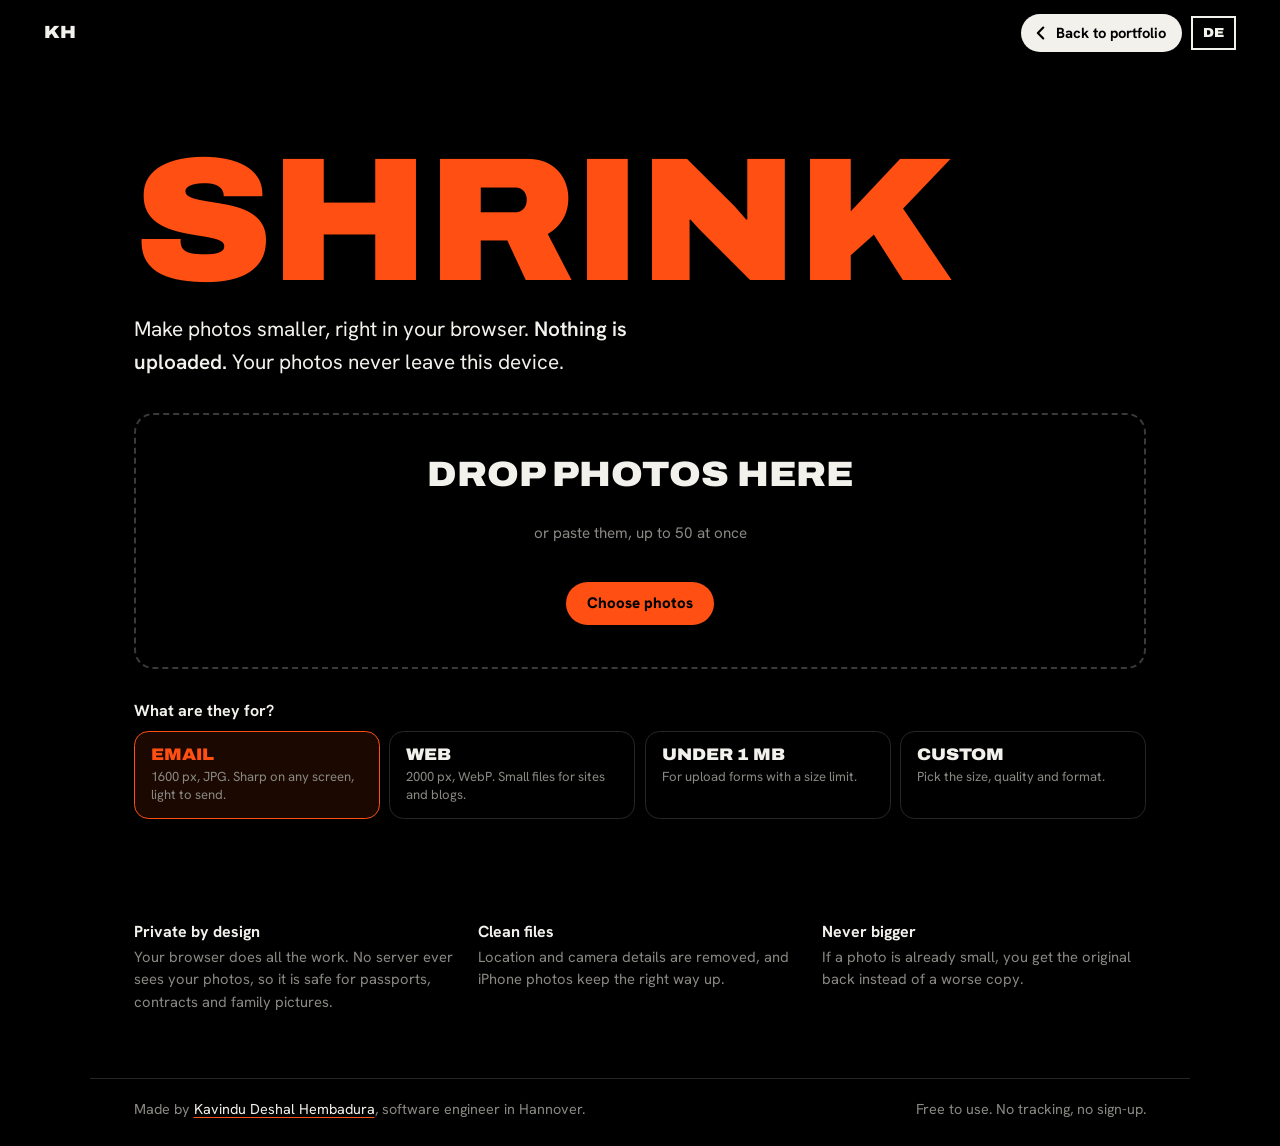
<file: shrink/index.html>
<!doctype html>
<html lang="en">
<head>
<meta charset="utf-8">
<meta name="viewport" content="width=device-width, initial-scale=1">
<title>Shrink – make photos smaller, free and private | deshal.me</title>
<meta name="description" content="Make photos smaller right in your browser. Resize and compress JPG and WebP for email, the web or upload limits. Free, no sign-up, nothing is uploaded.">
<meta name="author" content="Kavindu Deshal Hembadura">
<link rel="canonical" href="https://deshal.me/shrink">
<meta name="theme-color" content="#000000">
<meta property="og:type" content="website">
<meta property="og:url" content="https://deshal.me/shrink">
<meta property="og:title" content="Shrink – make photos smaller, privately">
<meta property="og:description" content="Free image compressor that runs in your browser. Nothing is uploaded.">
<meta property="og:image" content="https://deshal.me/assets/og.png">
<meta name="twitter:card" content="summary_large_image">
<script type="application/ld+json">
{"@context":"https://schema.org","@type":"WebApplication","name":"Shrink","url":"https://deshal.me/shrink","applicationCategory":"MultimediaApplication","operatingSystem":"Any (web browser)","offers":{"@type":"Offer","price":"0","priceCurrency":"EUR"},"description":"Resize and compress photos in the browser. Nothing is uploaded.","creator":{"@id":"https://deshal.me/#me","@type":"Person","name":"Kavindu Deshal Hembadura","url":"https://deshal.me/"}}
</script>
<style>
@font-face{font-family:"Archivo";src:url(../assets/fonts/archivo.woff2) format("woff2");font-weight:100 900;font-stretch:62% 125%;font-display:swap}
@font-face{font-family:"Hanken Grotesk";src:url(../assets/fonts/hanken-grotesk.woff2) format("woff2");font-weight:100 900;font-display:swap}
:root{--bg:#000;--ink:#F3F1EC;--dim:#8A8883;--line:#262626;--o:#FF4F12;--d:"Archivo",Arial Black,sans-serif;--b:"Hanken Grotesk",system-ui,sans-serif;--pad:clamp(1.1rem,3.4vw,3.2rem);--out:cubic-bezier(.16,1,.3,1)}
*{box-sizing:border-box}
html{background:var(--bg);-webkit-text-size-adjust:100%}
body{margin:0;background:var(--bg);color:var(--ink);font:400 1rem/1.55 var(--b);-webkit-font-smoothing:antialiased;min-height:100vh;display:flex;flex-direction:column}
::selection{background:var(--o);color:#000}
a{color:inherit}
button{font:inherit;color:inherit;background:none;border:0;padding:0;cursor:pointer}
:focus-visible{outline:2px solid var(--o);outline-offset:3px}
.wrap{width:100%;max-width:1100px;margin:0 auto;padding:0 var(--pad)}
.disp{font-family:var(--d);font-weight:900;font-stretch:110%;text-transform:uppercase;line-height:.86;letter-spacing:-.01em}

.bar{display:flex;justify-content:space-between;align-items:center;padding:.9rem var(--pad)}
.mark{font:900 1.1rem/1 var(--d);font-stretch:110%;text-decoration:none}
.bar-r{display:flex;gap:.6rem;align-items:center}
.lang{font:900 .82rem/1 var(--d);font-stretch:110%;letter-spacing:.04em;border:2px solid currentColor;padding:.5rem .6rem}
.bar{position:sticky;top:0;z-index:10;background:rgba(0,0,0,.92);-webkit-backdrop-filter:blur(8px);backdrop-filter:blur(8px)}
.back{display:inline-flex;align-items:center;gap:.35rem;font:700 .92rem/1 var(--b);text-decoration:none;background:var(--ink);color:#000;padding:.6rem 1rem .6rem .7rem;border-radius:99px;transition:background .2s}
.back:hover{background:var(--o)}
@media (max-width:420px){.back span{font-size:.85rem}}

.top{padding:clamp(2.2rem,7vw,5rem) 0 clamp(1.4rem,3vw,2.2rem)}
.top h1{margin:0;font-size:clamp(4.2rem,15vw,11rem);color:var(--o)}
.top p{margin:1rem 0 0;max-width:34rem;font-size:clamp(1.05rem,1rem + .4vw,1.3rem);color:var(--ink)}
.top p b{font-weight:600}

/* drop zone */
.drop{position:relative;display:grid;place-items:center;text-align:center;gap:.6rem;min-height:clamp(12rem,30vw,16rem);padding:2rem 1.2rem;border:2px dashed #3a3a3a;border-radius:1.2rem;cursor:pointer;transition:border-color .2s,background .2s}
.drop:hover,.drop.over{border-color:var(--o);background:rgba(255,79,18,.06)}
.drop.over{border-style:solid}
.drop strong{font:900 clamp(1.4rem,1rem + 1.6vw,2.2rem)/1 var(--d);font-stretch:110%;text-transform:uppercase}
.drop span{color:var(--dim);font-size:.95rem}
.drop .pick{display:inline-block;margin-top:.4rem;background:var(--o);color:#000;font:800 .95rem/1 var(--b);padding:.85rem 1.3rem;border-radius:99px}
.drop input{position:absolute;width:1px;height:1px;opacity:0;pointer-events:none}

/* settings */
.set{margin:clamp(1.4rem,3vw,2rem) 0 0}
.set h2{font:700 1rem/1.2 var(--b);margin:0 0 .7rem}
.presets{display:grid;grid-template-columns:repeat(4,1fr);gap:.6rem}
.pre{display:flex;flex-direction:column;align-items:flex-start;text-align:left;gap:.3rem;padding:.9rem 1rem;border:1.5px solid var(--line);border-radius:.9rem;transition:border-color .2s,background .2s}
.pre b{font:900 1.05rem/1 var(--d);font-stretch:110%;text-transform:uppercase}
.pre small{color:var(--dim);font-size:.82rem;line-height:1.35}
.pre:hover{border-color:#555}
.pre[aria-pressed="true"]{border-color:var(--o);background:rgba(255,79,18,.1)}
.pre[aria-pressed="true"] b{color:var(--o)}
.custom{display:none;grid-template-columns:1fr 1fr auto;gap:1rem 1.6rem;align-items:end;margin-top:1rem;padding:1rem 1.1rem;border:1.5px solid var(--line);border-radius:.9rem}
.custom.on{display:grid}
.field label{display:flex;justify-content:space-between;font-size:.88rem;color:var(--dim);margin-bottom:.45rem}
.field label output{color:var(--ink);font-weight:600}
input[type=range]{width:100%;accent-color:var(--o)}
.seg{display:inline-flex;border:1.5px solid var(--line);border-radius:99px;overflow:hidden}
.seg button{padding:.55rem .9rem;font-weight:600;font-size:.9rem}
.seg button[aria-pressed="true"]{background:var(--ink);color:#000}

/* results */
.res{margin:clamp(1.6rem,3vw,2.4rem) 0 0}
.sum{display:none;align-items:center;justify-content:space-between;gap:1rem;flex-wrap:wrap;padding:1rem 1.1rem;background:var(--o);color:#000;border-radius:.9rem}
.sum.on{display:flex}
.sum p{margin:0;font-weight:600}
.sum p b{font:900 1.5rem/1 var(--d);font-stretch:110%;margin-right:.35rem}
.sum .acts{display:flex;gap:.5rem;flex-wrap:wrap}
.btn{display:inline-flex;align-items:center;gap:.4rem;padding:.7rem 1.1rem;border-radius:99px;font-weight:700;font-size:.92rem;text-decoration:none}
.btn.dark{background:#000;color:var(--ink)}
.btn.line{border:1.5px solid #000}
.list{list-style:none;margin:.8rem 0 0;padding:0;display:grid;gap:.5rem}
.it{display:grid;grid-template-columns:3.6rem 1fr auto;gap:.9rem;align-items:center;padding:.6rem .7rem .6rem .6rem;border:1.5px solid var(--line);border-radius:.9rem}
.it img{width:3.6rem;height:3.6rem;object-fit:cover;border-radius:.55rem;background:#111}
.it .nm{font-weight:600;overflow:hidden;text-overflow:ellipsis;white-space:nowrap}
.it .meta{font-size:.85rem;color:var(--dim)}
.it .meta s{text-decoration:none;color:var(--dim)}
.it .meta em{font-style:normal;color:var(--o);font-weight:700}
.it .dl{padding:.6rem .95rem;border-radius:99px;background:var(--ink);color:#000;font-weight:700;font-size:.88rem;text-decoration:none;white-space:nowrap}
.it.busy .dl{visibility:hidden}
.it.err{border-color:#5a2a1a}
.it.err .meta{color:#ff8f6b}
.it.err .dl{display:none}.it.err img{visibility:hidden}
.bar-p{height:3px;background:#222;border-radius:3px;margin-top:.45rem;overflow:hidden}
.bar-p i{display:block;height:100%;width:40%;background:var(--o);animation:ld 1s ease-in-out infinite}
@keyframes ld{0%{transform:translateX(-100%)}100%{transform:translateX(260%)}}

.how{margin:clamp(2.4rem,6vw,4rem) 0 0;display:grid;grid-template-columns:repeat(3,1fr);gap:1.2rem;color:var(--dim);font-size:.92rem}
.how h3{margin:0 0 .3rem;color:var(--ink);font:700 1rem/1.2 var(--b)}
.how p{margin:0}
footer{margin-top:auto;padding:clamp(2.4rem,6vw,4rem) 0 1.6rem;color:var(--dim);font-size:.9rem}
footer .wrap{display:flex;justify-content:space-between;gap:1rem;flex-wrap:wrap;border-top:1px solid var(--line);padding-top:1.2rem}
footer a{color:var(--ink);text-decoration-color:var(--o);text-underline-offset:3px}

@media (max-width:760px){
  .presets{grid-template-columns:1fr 1fr}
  .custom{grid-template-columns:1fr}
  .how{grid-template-columns:1fr}
  .it{grid-template-columns:3rem 1fr;row-gap:.6rem}
  .it img{width:3rem;height:3rem}
  .it .dl{grid-column:1 / -1;text-align:center}
}
@media (prefers-reduced-motion:reduce){*{transition:none!important;animation:none!important}}
</style>
</head>
<body>
<header class="bar">
  <a class="mark" href="../" aria-label="Kavindu Deshal Hembadura, portfolio">KH</a>
  <div class="bar-r"><a class="back" id="back" href="../#tool"><svg viewBox="0 0 20 20" width="18" height="18" aria-hidden="true"><path d="M12.5 4 6.5 10l6 6" fill="none" stroke="currentColor" stroke-width="2.4" stroke-linecap="round" stroke-linejoin="round"/></svg><span data-t="back">Back to portfolio</span></a><button type="button" class="lang" id="lang">DE</button></div>
</header>

<main class="wrap">
  <section class="top">
    <h1 class="disp">Shrink</h1>
    <p data-t="lead">Make photos smaller, right in your browser. <b>Nothing is uploaded.</b> Your photos never leave this device.</p>
  </section>

  <label class="drop" id="drop">
    <input type="file" id="file" accept="image/*" multiple>
    <strong data-t="dropT">Drop photos here</strong>
    <span data-t="dropS">or paste them, up to 50 at once</span>
    <span class="pick" data-t="choose">Choose photos</span>
  </label>

  <section class="set" aria-labelledby="setH">
    <h2 id="setH" data-t="setH">What are they for?</h2>
    <div class="presets" id="presets">
      <button type="button" class="pre" data-p="email" aria-pressed="true"><b data-t="pEmail">Email</b><small data-t="pEmailS">1600 px, JPG. Sharp on any screen, light to send.</small></button>
      <button type="button" class="pre" data-p="web" aria-pressed="false"><b data-t="pWeb">Web</b><small data-t="pWebS">2000 px, WebP. Small files for sites and blogs.</small></button>
      <button type="button" class="pre" data-p="1mb" aria-pressed="false"><b data-t="p1mb">Under 1 MB</b><small data-t="p1mbS">For upload forms with a size limit.</small></button>
      <button type="button" class="pre" data-p="custom" aria-pressed="false"><b data-t="pCustom">Custom</b><small data-t="pCustomS">Pick the size, quality and format.</small></button>
    </div>
    <div class="custom" id="custom">
      <div class="field"><label for="cw"><span data-t="cw">Longest side</span><output id="cwO"></output></label><input type="range" id="cw" min="400" max="4400" step="100" value="2000"></div>
      <div class="field"><label for="cq"><span data-t="cq">Quality</span><output id="cqO"></output></label><input type="range" id="cq" min="40" max="95" step="1" value="80"></div>
      <div class="field"><label data-t="cf">Format</label><div class="seg" id="cf"><button type="button" data-f="jpeg" aria-pressed="true">JPG</button><button type="button" data-f="webp" aria-pressed="false">WebP</button></div></div>
    </div>
  </section>

  <section class="res" aria-live="polite">
    <div class="sum" id="sum"><p id="sumT"></p><div class="acts"><button type="button" class="btn dark" id="zip" data-t="zip">Download all (ZIP)</button><button type="button" class="btn line" id="clear" data-t="clear">Start over</button></div></div>
    <ul class="list" id="list"></ul>
  </section>

  <section class="how">
    <div><h3 data-t="h1">Private by design</h3><p data-t="h1p">Your browser does all the work. No server ever sees your photos, so it is safe for passports, contracts and family pictures.</p></div>
    <div><h3 data-t="h2">Clean files</h3><p data-t="h2p">Location and camera details are removed, and iPhone photos keep the right way up.</p></div>
    <div><h3 data-t="h3">Never bigger</h3><p data-t="h3p">If a photo is already small, you get the original back instead of a worse copy.</p></div>
  </section>
</main>

<footer><div class="wrap"><span data-t="made">Made by <a href="../">Kavindu Deshal Hembadura</a>, software engineer in Hannover.</span><span data-t="free">Free to use. No tracking, no sign-up.</span></div></footer>

<script>
(() => {
"use strict";
/* ---------- language: same rule as the portfolio ---------- */
const LANG = (() => {
  const q = new URLSearchParams(location.search).get("lang");
  if (q === "de" || q === "en") { try { localStorage.setItem("lang", q); } catch (e) {} return q; }
  try { const s = localStorage.getItem("lang"); if (s === "de" || s === "en") return s; } catch (e) {}
  let tz = ""; try { tz = Intl.DateTimeFormat().resolvedOptions().timeZone || ""; } catch (e) {}
  return /^Europe\/(Berlin|Busingen)$/.test(tz) ? "de" : "en";
})();
const DE = LANG === "de";
const T = {
  back: ["Back to portfolio", "Zurück zum Portfolio"],
  lead: ["Make photos smaller, right in your browser. <b>Nothing is uploaded.</b> Your photos never leave this device.", "Fotos verkleinern, direkt im Browser. <b>Nichts wird hochgeladen.</b> Deine Fotos verlassen dieses Gerät nie."],
  dropT: ["Drop photos here", "Fotos hier ablegen"],
  dropS: ["or paste them, up to 50 at once", "oder einfügen, bis zu 50 auf einmal"],
  choose: ["Choose photos", "Fotos auswählen"],
  setH: ["What are they for?", "Wofür sind sie?"],
  pEmail: ["Email", "E-Mail"], pEmailS: ["1600 px, JPG. Sharp on any screen, light to send.", "1600 px, JPG. Scharf auf jedem Bildschirm, leicht zu verschicken."],
  pWeb: ["Web", "Web"], pWebS: ["2000 px, WebP. Small files for sites and blogs.", "2000 px, WebP. Kleine Dateien für Websites und Blogs."],
  p1mb: ["Under 1 MB", "Unter 1 MB"], p1mbS: ["For upload forms with a size limit.", "Für Upload-Formulare mit Größenlimit."],
  pCustom: ["Custom", "Eigene"], pCustomS: ["Pick the size, quality and format.", "Größe, Qualität und Format selbst wählen."],
  cw: ["Longest side", "Längste Seite"], cq: ["Quality", "Qualität"], cf: ["Format", "Format"],
  zip: ["Download all (ZIP)", "Alle laden (ZIP)"], clear: ["Start over", "Neu starten"],
  h1: ["Private by design", "Privat von Grund auf"], h1p: ["Your browser does all the work. No server ever sees your photos, so it is safe for passports, contracts and family pictures.", "Dein Browser erledigt alles. Kein Server sieht je deine Fotos, also sicher für Ausweise, Verträge und Familienbilder."],
  h2: ["Clean files", "Saubere Dateien"], h2p: ["Location and camera details are removed, and iPhone photos keep the right way up.", "Standort- und Kameradaten werden entfernt, iPhone-Fotos bleiben richtig herum."],
  h3: ["Never bigger", "Nie größer"], h3p: ["If a photo is already small, you get the original back instead of a worse copy.", "Ist ein Foto schon klein, bekommst du das Original statt einer schlechteren Kopie."],
  made: ['Made by <a href="../">Kavindu Deshal Hembadura</a>, software engineer in Hannover.', 'Gebaut von <a href="../">Kavindu Deshal Hembadura</a>, Softwareentwickler in Hannover.'],
  free: ["Free to use. No tracking, no sign-up.", "Kostenlos. Kein Tracking, keine Anmeldung."],
  orig: ["Original", "Original"], save: ["Save", "Speichern"],
  kept: ["Already small, original kept", "Schon klein, Original behalten"],
  bad: ["Can't read this file. iPhone HEIC photos open in Safari, or set Camera > Formats > Most Compatible.", "Datei nicht lesbar. iPhone-HEIC-Fotos in Safari öffnen oder Kamera > Formate > Maximale Kompatibilität wählen."],
  notImg: ["Not an image", "Kein Bild"],
  tooMany: ["Only the first 50 photos were added.", "Nur die ersten 50 Fotos wurden hinzugefügt."],
  noWebp: ["This browser can't make WebP, so JPG was used.", "Dieser Browser kann kein WebP erzeugen, daher JPG."],
  over: ["Couldn't get under 1 MB without ruining it", "Unter 1 MB nur mit zu viel Qualitätsverlust"]
};
const t = k => T[k][DE ? 1 : 0];
document.documentElement.lang = LANG;
document.querySelectorAll("[data-t]").forEach(el => { el.innerHTML = t(el.dataset.t); });
const langBtn = document.getElementById("lang");
langBtn.textContent = DE ? "EN" : "DE";
langBtn.setAttribute("aria-label", DE ? "Read in English" : "Auf Deutsch lesen");
langBtn.addEventListener("click", () => { try { localStorage.setItem("lang", DE ? "en" : "de"); } catch (e) {} location.search = "?lang=" + (DE ? "en" : "de"); });
if (DE) document.title = "Shrink – Fotos verkleinern, kostenlos und privat | deshal.me";

/* ---------- settings ---------- */
const PRESET = {
  email: { max: 1600, q: .8, type: "image/jpeg" },
  web: { max: 2000, q: .8, type: "image/webp" },
  "1mb": { max: 0, q: .86, type: "image/jpeg", target: 1000 * 1024 },
  custom: null
};
let preset = "email";
const cw = document.getElementById("cw"), cq = document.getElementById("cq"), cwO = document.getElementById("cwO"), cqO = document.getElementById("cqO");
let cType = "image/jpeg";
const showC = () => { cwO.textContent = +cw.value >= 4400 ? (DE ? "Original" : "Original") : cw.value + " px"; cqO.textContent = cq.value + " %"; };
showC();
const settings = () => preset === "custom" ? { max: +cw.value >= 4400 ? 0 : +cw.value, q: +cq.value / 100, type: cType } : PRESET[preset];
document.getElementById("presets").addEventListener("click", e => {
  const b = e.target.closest(".pre"); if (!b || b.dataset.p === preset) return;
  preset = b.dataset.p;
  document.querySelectorAll(".pre").forEach(x => x.setAttribute("aria-pressed", x === b));
  document.getElementById("custom").classList.toggle("on", preset === "custom");
  rerun();
});
let rT = 0;
const soon = () => { showC(); clearTimeout(rT); rT = setTimeout(rerun, 350); };
cw.addEventListener("input", soon); cq.addEventListener("input", soon);
document.getElementById("cf").addEventListener("click", e => {
  const b = e.target.closest("button"); if (!b) return;
  cType = "image/" + b.dataset.f;
  document.querySelectorAll("#cf button").forEach(x => x.setAttribute("aria-pressed", x === b));
  rerun();
});

/* ---------- input: pick, drop, paste ---------- */
const drop = document.getElementById("drop"), fileIn = document.getElementById("file");
fileIn.addEventListener("change", () => { add([...fileIn.files]); fileIn.value = ""; });
["dragenter", "dragover"].forEach(ev => drop.addEventListener(ev, e => { e.preventDefault(); drop.classList.add("over"); }));
["dragleave", "drop"].forEach(ev => drop.addEventListener(ev, e => { e.preventDefault(); drop.classList.remove("over"); }));
drop.addEventListener("drop", e => add([...(e.dataTransfer.files || [])]));
addEventListener("dragover", e => e.preventDefault());
addEventListener("drop", e => { if (!drop.contains(e.target)) { e.preventDefault(); add([...(e.dataTransfer.files || [])]); } });
addEventListener("paste", e => { const fs = [...(e.clipboardData && e.clipboardData.files || [])]; if (fs.length) add(fs); });

/* ---------- the work ---------- */
const items = [];             // {file, url, out, el, state}
const list = document.getElementById("list");
const kb = n => n >= 1024 * 1024 ? (n / 1048576).toFixed(n >= 10485760 ? 0 : 1).replace(".", DE ? "," : ".") + " MB" : Math.max(1, Math.round(n / 1024)) + " KB";
const esc = s => s.replace(/[&<>"]/g, c => ({ "&": "&amp;", "<": "&lt;", ">": "&gt;", '"': "&quot;" }[c]));
let note = "";

function add(files) {
  let fs = files.filter(f => f && f.size);
  if (items.length + fs.length > 50) { fs = fs.slice(0, Math.max(0, 50 - items.length)); note = t("tooMany"); }
  fs.forEach(file => {
    const li = document.createElement("li"); li.className = "it busy";
    const it = { file, el: li, out: null, url: "", gen: 0 };
    li.innerHTML = `<img alt=""><div><div class="nm">${esc(file.name)}</div><div class="meta">${kb(file.size)}</div><div class="bar-p"><i></i></div></div><a class="dl" href="#" download>${t("save")}</a>`;
    try { li.querySelector("img").src = URL.createObjectURL(file); } catch (e) {}
    list.appendChild(li); items.push(it);
  });
  queue();
}
let running = false, wantRerun = false;
function rerun() { if (!items.length) return; items.forEach(it => { it.gen++; it.done = false; it.el.classList.add("busy"); it.el.classList.remove("err"); }); queue(); }
async function queue() {
  if (running) { wantRerun = true; return; }
  running = true;
  do {
    wantRerun = false;
    for (const it of items) {
      if (it.done) continue;
      const gen = it.gen, s = settings();
      try {
        const out = await shrink(it.file, s);
        if (gen !== it.gen) continue;
        show(it, out);
      } catch (err) {
        if (gen !== it.gen) continue;
        it.done = true; it.out = null; it.el.classList.remove("busy"); it.el.classList.add("err");
        it.el.querySelector(".meta").textContent = /image/.test(it.file.type) || /\.(heic|heif)$/i.test(it.file.name) ? t("bad") : t("notImg");
        const p = it.el.querySelector(".bar-p"); if (p) p.remove();
      }
      await new Promise(r => setTimeout(r, 0));
    }
  } while (wantRerun || items.some(it => !it.done));
  running = false;
  summary();
}

async function decode(file) {
  if (window.createImageBitmap) {
    try { return await createImageBitmap(file, { imageOrientation: "from-image" }); } catch (e) {}
  }
  // fallback: let an <img> decode it (Safari reads HEIC this way)
  const url = URL.createObjectURL(file);
  try {
    const img = new Image(); img.decoding = "async"; img.src = url;
    await img.decode();
    return img;
  } finally { setTimeout(() => URL.revokeObjectURL(url), 1000); }
}
const encode = (cv, type, q) => new Promise(res => cv.toBlob(b => res(b), type, q));
function draw(src, w, h) {
  const cv = document.createElement("canvas"); cv.width = w; cv.height = h;
  const x = cv.getContext("2d", { alpha: false });
  x.fillStyle = "#fff"; x.fillRect(0, 0, w, h);      // transparent PNGs become white, not black, in JPG
  x.imageSmoothingEnabled = true; x.imageSmoothingQuality = "high";
  x.drawImage(src, 0, 0, w, h);
  return cv;
}
// step down in halves first: one big jump to a small size looks soft
function resize(src, W, H, w, h) {
  let cur = src, cw_ = W, ch_ = H;
  while (cw_ / 2 >= w * 1.05 && ch_ / 2 >= h) { cw_ = Math.round(cw_ / 2); ch_ = Math.round(ch_ / 2); cur = draw(cur, cw_, ch_); }
  return draw(cur, w, h);
}
async function shrink(file, s) {
  if (!/^image\//.test(file.type) && !/\.(heic|heif|jpe?g|png|webp|gif|bmp|avif)$/i.test(file.name)) throw new Error("type");
  const src = await decode(file);
  const W = src.width || src.naturalWidth, H = src.height || src.naturalHeight;
  if (!W || !H) throw new Error("decode");
  let scale = s.max ? Math.min(1, s.max / Math.max(W, H)) : 1;
  let type = s.type, warn = "";
  const ext = () => type === "image/webp" ? "webp" : "jpg";
  const make = async (sc, q) => {
    const w = Math.max(1, Math.round(W * sc)), h = Math.max(1, Math.round(H * sc));
    const cv = sc < 1 ? resize(src, W, H, w, h) : draw(src, w, h);
    let b = await encode(cv, type, q);
    if (b && type === "image/webp" && b.type !== "image/webp") { type = "image/jpeg"; warn = t("noWebp"); b = await encode(cv, type, q); }
    return { blob: b, w, h };
  };
  let r;
  if (s.target) {
    // aim for the size limit: search the quality first, then step the dimensions down if needed
    scale = Math.min(scale, Math.sqrt(40e6 / (W * H)) || 1);   // cap at ~40 MP so phones don't run out of memory
    let lo = .45, hi = s.q, best = null;
    for (let pass = 0; pass < 4 && !best; pass++) {
      const top = await make(scale, hi);
      if (top.blob.size <= s.target) { best = top; break; }
      let l = lo, hgh = hi, found = null;
      for (let i = 0; i < 6; i++) { const m = (l + hgh) / 2, tr = await make(scale, m); if (tr.blob.size <= s.target) { found = tr; l = m; } else hgh = m; }
      if (found) { best = found; break; }
      const bottom = await make(scale, lo);
      scale *= Math.max(.5, Math.sqrt(s.target / bottom.blob.size) * .92);
    }
    r = best || await make(scale, lo);
    if (r.blob.size > s.target) warn = t("over");
  } else {
    r = await make(scale, s.q);
  }
  if (src.close) src.close();
  // never hand back something bigger than what came in: if the copy isn't smaller, the original is the better file
  if (r.blob.size >= file.size) {
    return { blob: file, w: W, h: H, W, H, kept: true, name: file.name, warn: "" };
  }
  const base = file.name.replace(/\.[^.]+$/, "") || "photo";
  return { blob: r.blob, w: r.w, h: r.h, W, H, kept: false, name: `${base}-small.${ext()}`, warn };
}
function show(it, out) {
  it.done = true; it.out = out;
  if (it.url) URL.revokeObjectURL(it.url);
  it.url = URL.createObjectURL(out.blob);
  const li = it.el; li.classList.remove("busy", "err");
  const p = li.querySelector(".bar-p"); if (p) p.remove();
  const saved = 1 - out.blob.size / it.file.size;
  li.querySelector(".meta").innerHTML = out.kept
    ? `${kb(it.file.size)}, ${out.W} × ${out.H}. ${t("kept")}`
    : `<s>${kb(it.file.size)}</s> → <b>${kb(out.blob.size)}</b> <em>−${Math.min(99, Math.max(0, Math.round(saved * 100)))}%</em>, ${out.w} × ${out.h}${out.warn ? ". " + esc(out.warn) : ""}`;
  const a = li.querySelector(".dl"); a.href = it.url; a.download = out.name;
}
function summary() {
  const ok = items.filter(it => it.out);
  const sum = document.getElementById("sum");
  if (!ok.length) { sum.classList.remove("on"); return; }
  const before = ok.reduce((n, it) => n + it.file.size, 0), after = ok.reduce((n, it) => n + it.out.blob.size, 0);
  const pct = Math.min(99, Math.max(0, Math.round((1 - after / before) * 100)));
  document.getElementById("sumT").innerHTML = (DE
    ? `<b>−${pct}%</b>${ok.length} ${ok.length === 1 ? "Foto" : "Fotos"}: ${kb(before)} auf ${kb(after)}`
    : `<b>−${pct}%</b>${ok.length} ${ok.length === 1 ? "photo" : "photos"}: ${kb(before)} down to ${kb(after)}`) + (note ? `. ${esc(note)}` : "");
  document.getElementById("zip").style.display = ok.length > 1 ? "" : "none";
  sum.classList.add("on");
}
document.getElementById("clear").addEventListener("click", () => {
  items.forEach(it => { if (it.url) URL.revokeObjectURL(it.url); const im = it.el.querySelector("img"); if (im && im.src.startsWith("blob:")) URL.revokeObjectURL(im.src); });
  items.length = 0; list.innerHTML = ""; note = ""; document.getElementById("sum").classList.remove("on");
});

/* ---------- ZIP (stored, no compression: the photos are already compressed) ---------- */
const CRC = (() => { const tb = new Uint32Array(256); for (let n = 0; n < 256; n++) { let c = n; for (let k = 0; k < 8; k++) c = c & 1 ? 0xEDB88320 ^ (c >>> 1) : c >>> 1; tb[n] = c >>> 0; } return tb; })();
const crc32 = u8 => { let c = 0xFFFFFFFF; for (let i = 0; i < u8.length; i++) c = CRC[(c ^ u8[i]) & 255] ^ (c >>> 8); return (c ^ 0xFFFFFFFF) >>> 0; };
async function zip(files) {
  const enc = new TextEncoder(), parts = [], central = []; let off = 0;
  const d = new Date(), dt = ((d.getHours() << 11) | (d.getMinutes() << 5) | (d.getSeconds() >> 1)), dd = (((d.getFullYear() - 1980) << 9) | ((d.getMonth() + 1) << 5) | d.getDate());
  const used = {};
  for (const f of files) {
    let name = f.name; while (used[name]) name = name.replace(/(\.[^.]+)?$/, m => "-" + (used[f.name]++) + m); used[name] = 1;
    const data = new Uint8Array(await f.blob.arrayBuffer()), nb = enc.encode(name), crc = crc32(data);
    const h = new DataView(new ArrayBuffer(30));
    h.setUint32(0, 0x04034b50, true); h.setUint16(4, 20, true); h.setUint16(6, 0x0800, true); h.setUint16(8, 0, true);
    h.setUint16(10, dt, true); h.setUint16(12, dd, true); h.setUint32(14, crc, true); h.setUint32(18, data.length, true); h.setUint32(22, data.length, true);
    h.setUint16(26, nb.length, true); h.setUint16(28, 0, true);
    parts.push(h, nb, data);
    const c = new DataView(new ArrayBuffer(46));
    c.setUint32(0, 0x02014b50, true); c.setUint16(4, 20, true); c.setUint16(6, 20, true); c.setUint16(8, 0x0800, true); c.setUint16(10, 0, true);
    c.setUint16(12, dt, true); c.setUint16(14, dd, true); c.setUint32(16, crc, true); c.setUint32(20, data.length, true); c.setUint32(24, data.length, true);
    c.setUint16(28, nb.length, true); c.setUint32(42, off, true);
    central.push(c, nb);
    off += 30 + nb.length + data.length;
  }
  const cSize = central.reduce((n, p) => n + p.byteLength, 0);
  const e = new DataView(new ArrayBuffer(22));
  e.setUint32(0, 0x06054b50, true); e.setUint16(8, files.length, true); e.setUint16(10, files.length, true); e.setUint32(12, cSize, true); e.setUint32(16, off, true);
  return new Blob([...parts, ...central, e], { type: "application/zip" });
}
document.getElementById("zip").addEventListener("click", async () => {
  const ok = items.filter(it => it.out);
  if (!ok.length) return;
  const b = await zip(ok.map(it => ({ name: it.out.name, blob: it.out.blob })));
  const a = document.createElement("a"); a.href = URL.createObjectURL(b); a.download = DE ? "fotos-verkleinert.zip" : "photos-small.zip";
  document.body.appendChild(a); a.click(); a.remove(); setTimeout(() => URL.revokeObjectURL(a.href), 4000);
});
})();
</script>
</body>
</html>
</file>
<file: styles.css>
@font-face{font-family:"Big Shoulders";src:url(assets/fonts/big-shoulders.woff2) format("woff2");font-weight:100 900;font-display:swap}
@font-face{font-family:"Archivo";src:url(assets/fonts/archivo.woff2) format("woff2");font-weight:100 900;font-stretch:62% 125%;font-display:swap}
@font-face{font-family:"Hanken Grotesk";src:url(assets/fonts/hanken-grotesk.woff2) format("woff2");font-weight:100 900;font-display:swap}

:root{
  --bg:#000;--ink:#F3F1EC;--dim:#8A8883;--line:#222;
  --o:#FF4F12;--gold:#FFC93C;
  --d:"Archivo",Arial Black,sans-serif;--b:"Hanken Grotesk",system-ui,sans-serif;
  --pad:clamp(1.1rem,3.4vw,3.2rem);
  --out:cubic-bezier(.16,1,.3,1);--ease:cubic-bezier(.7,0,.2,1);
}
*{box-sizing:border-box}
html{background:var(--bg);-webkit-text-size-adjust:100%}
html.lenis,html.lenis body{height:auto}
.lenis.lenis-stopped{overflow:clip}
.ski{position:fixed;top:0;left:0;width:100%;height:100vh;z-index:45;pointer-events:none;display:block;will-change:transform}
body{margin:0;background:var(--bg);color:var(--ink);font:400 1rem/1.55 var(--b);overflow-x:clip;-webkit-font-smoothing:antialiased}
::selection{background:var(--o);color:#000}
a{color:inherit;text-decoration:none}
button{font:inherit;color:inherit;background:none;border:0;padding:0;cursor:pointer}
:focus-visible{outline:2px solid var(--o);outline-offset:4px}
.hot :focus-visible{outline-color:#000}
.wrap{padding:0 var(--pad);max-width:1600px;margin:0 auto}
.fit{display:inline-block;white-space:nowrap;line-height:.82}
.big,.mid,.pword,.fname,.p-name,.rw b,.life h3,.life .y,.pick button,.out h3,.sheet h3,.mark,.disc li,.q p,.go,.bar-cta,.rec footer b{font-family:var(--d);font-weight:900;font-stretch:110%;text-transform:uppercase}

/* ---------- top bar ---------- */
.bar{position:fixed;inset:0 0 auto;z-index:50;display:flex;justify-content:space-between;align-items:center;padding:.9rem var(--pad);pointer-events:none}
.bar a{pointer-events:auto}
.bar-r{display:flex;align-items:center;gap:.6rem}
.lang{pointer-events:auto;font:900 .82rem/1 var(--d);font-stretch:110%;letter-spacing:.04em;color:#fff;mix-blend-mode:difference;background:none;border:2px solid currentColor;padding:.5rem .6rem;cursor:pointer;transition:transform .2s}
.lang:hover{transform:translateY(-2px)}
.lang:focus-visible{outline:2px solid var(--o);outline-offset:3px}
body.leaving main,body.leaving .bar{opacity:0;transition:opacity .25s}
.mark{font-size:1.1rem;color:#fff;mix-blend-mode:difference}
.bar-cta{background:var(--ink);color:#000;font-size:.82rem;padding:.65rem 1rem;letter-spacing:.02em;transition:background .25s,color .25s}
.bar-cta:hover{background:var(--o)}
.prog{position:fixed;right:0;top:0;width:3px;height:100vh;background:var(--o);transform-origin:50% 0;transform:scaleY(0);z-index:51}

/* ---------- reveal (once) ---------- */
.rise{opacity:0;transform:translateY(40px);transition:opacity .9s var(--out),transform .9s var(--out)}
.rise.in{opacity:1;transform:none}

/* ---------- talking to the visitor ---------- */
.say{display:flex;align-items:flex-start;gap:.8rem;margin:0 0 clamp(1.4rem,4vh,2.4rem);max-width:40rem}
.say i{flex:0 0 2.2rem;height:2.2rem;display:grid;place-items:center;background:var(--o);color:#000;font:900 .72rem/1 var(--d);font-stretch:110%;font-style:normal}
.say > span{background:#151515;color:var(--ink);padding:.75rem 1rem;font-size:clamp(1rem,.95rem + .25vw,1.15rem);line-height:1.45;font-weight:500;position:relative}
.say > span::before{content:"";position:absolute;left:-.45rem;top:.75rem;border:.45rem solid transparent;border-left:0;border-right-color:#151515}
.hot .say i{background:#000;color:var(--o)}
.hot .say > span{background:#000;color:var(--ink)}
.hot .say > span::before{border-right-color:#000}
.tl .say,.finds .say,.wr .say{margin-bottom:1rem}

/* ---------- name screen (unchanged) ---------- */
.pin{position:relative;height:var(--h,230vh)}
.stage{position:sticky;top:0;height:100vh;height:100svh;overflow:hidden}
.hero .stage{display:flex;flex-direction:column;justify-content:center}
.hname{margin:0;font:800 10rem/.8 "Big Shoulders",Impact,sans-serif;text-transform:uppercase;display:flex;flex-direction:column;align-items:stretch;padding:0 var(--pad);position:relative;z-index:2}
.hname .row{display:block;will-change:transform}
.hname .r2{text-align:right}
.mask{overflow:hidden;padding:.02em 0 .04em;line-height:.8}
.mask .c{display:inline-block;transform:translateY(110%);transition:transform 1.2s var(--out);transition-delay:calc(var(--i) * 55ms + .15s)}
.loaded .mask .c{transform:none}
.hname .r2 .c{transition-delay:calc(var(--i) * 55ms + .45s)}
.hero-mid{position:absolute;left:50%;top:50%;z-index:3;mix-blend-mode:difference;color:#fff;margin:0;transform:translate(-50%,-50%);display:flex;flex-direction:column;align-items:center;gap:.4rem;font:800 clamp(2.4rem,1rem + 3vw,4.2rem)/.9 "Big Shoulders",Impact,sans-serif;text-transform:uppercase;white-space:nowrap;opacity:0}
.hero-mid .gl{font-style:normal;color:var(--o)}
.hero-mid span{display:block}
.hero-mid.hit span:first-child{animation:mhit .8s cubic-bezier(.16,1,.3,1)}
@keyframes mhit{0%{transform:scaleX(1.35);opacity:.35}40%{transform:scaleX(.97);opacity:1}100%{transform:none}}
.hero-mid span:last-child{font:500 1rem/1 var(--b);text-transform:none;color:#aaa}
.hero-foot{position:absolute;left:0;right:0;bottom:0;display:flex;justify-content:space-between;padding:1.1rem var(--pad);font-size:.85rem;color:var(--dim);opacity:0;transition:opacity 1s 1.4s}
.hero-foot p{margin:0}
.loaded .hero-foot{opacity:1}
#clock{font-variant-numeric:tabular-nums}

/* ---------- sections ---------- */
.sec{padding:clamp(5rem,12vh,9rem) 0;position:relative}
.hot{background:var(--o);color:#000}
/* the projects screen tucks under the pinned hero; the skier pulls it in from the left (app.js workPos) */
#work{margin-top:-100vh;z-index:2;will-change:transform}
.head{display:flex;justify-content:space-between;align-items:flex-end;gap:1rem;flex-wrap:wrap;margin-bottom:clamp(2.2rem,6vh,4rem)}
.big{margin:0;font-size:clamp(3.4rem,1rem + 6vw,7.5rem);line-height:.84;letter-spacing:-.02em}
.mid{margin:0;font-size:clamp(2.2rem,1rem + 2.9vw,4.2rem);line-height:.86;letter-spacing:-.015em}
.head-n{margin:0;font:900 clamp(2.2rem,1rem + 2.9vw,4.2rem)/.86 var(--d);color:transparent;-webkit-text-stroke:2px #000}
.more{font-size:.88rem;color:var(--dim);border-bottom:1px solid #444;padding-bottom:.2rem;transition:color .2s,border-color .2s}
.more:hover{color:var(--o);border-color:var(--o)}

/* ---------- stacking cards ---------- */
.stack{display:flex;flex-direction:column;gap:3vh;padding-bottom:4vh}
.card{position:sticky;top:calc(4.6rem + var(--i) * 1.1rem);transform-origin:50% 0;will-change:transform}
.card-in{position:relative;overflow:hidden}
.pc .card-in > .shade{position:absolute;inset:0;z-index:0;background:#000;opacity:0;pointer-events:none;will-change:opacity}

/* project cards: black on orange */
.pc .card-in{background:#000;color:var(--ink);min-height:min(72vh,640px);display:grid;grid-template-columns:1.1fr 1fr;grid-template-rows:auto 1fr auto;gap:1.5rem 3rem;padding:clamp(1.4rem,3vw,2.8rem);border-top:4px solid var(--o)}
.pc-top{grid-column:1/-1;display:flex;justify-content:space-between;font-size:.85rem;color:var(--dim)}
.pc-top b{color:var(--o);font-weight:700}
.pc-name{align-self:start;margin:0;font-family:var(--d);font-weight:900;font-stretch:110%;text-transform:uppercase;font-size:clamp(2.4rem,1rem + 3.6vw,5rem);line-height:.84;letter-spacing:-.02em;color:var(--o);overflow-wrap:anywhere}
.pc-body{grid-column:2;align-self:end;display:flex;flex-direction:column;gap:1.2rem}
.pc-l{grid-column:1;display:flex;flex-direction:column;justify-content:space-between;gap:1.6rem;min-width:0}
.pc-shot{display:block;width:100%;height:auto;aspect-ratio:16/10;object-fit:cover;border:1px solid #262626;background:#0A0A0A}
.sh-shot{display:block;width:100%;height:auto;aspect-ratio:16/10;object-fit:cover;margin:0 0 2.5rem;border:2px solid #000;background:#0A0A0A}
.pc-sum{margin:0;font-size:clamp(1rem,.95rem + .2vw,1.15rem);line-height:1.45}
.pc-stack{margin:0;font-size:.85rem;color:var(--dim)}
.pc-act{display:flex;gap:.6rem;flex-wrap:wrap}
.btn{height:3rem;padding:0 1.2rem;display:inline-flex;align-items:center;font-weight:700;font-size:.9rem;border:2px solid #3a3a3a;transition:background .2s,color .2s,border-color .2s}
.btn:hover{border-color:var(--ink)}
.btn.o{background:var(--o);border-color:var(--o);color:#000}
.btn.o:hover{background:var(--ink);border-color:var(--ink)}
.pc-big{position:absolute;right:-.04em;bottom:-.12em;margin:0;font:900 clamp(7rem,14vw,15rem)/.8 var(--d);font-stretch:110%;color:transparent;-webkit-text-stroke:1px #262626;pointer-events:none;z-index:0}
.pc .card-in > *:not(.pc-big){position:relative;z-index:1}

/* ---------- smaller finds: scroll switches the group ---------- */
.finds .stage,.wr .stage{display:flex;flex-direction:column;justify-content:center;padding:4.6rem 0 2rem}
.finds .wrap,.wr .wrap{width:100%}
.fx{display:grid;grid-template-columns:minmax(14rem,1fr) 1.6fr;gap:2rem clamp(2rem,5vw,5rem);align-items:start}
.fx-tabs{list-style:none;margin:0;padding:0;display:flex;flex-direction:column;gap:.2rem}
.fx-tabs button{display:flex;align-items:baseline;gap:.8rem;text-align:left;font-family:var(--d);font-weight:900;font-stretch:110%;text-transform:uppercase;font-size:clamp(1.8rem,1rem + 2vw,3.1rem);line-height:.95;color:transparent;-webkit-text-stroke:1.5px #3a3a3a;transition:color .35s,-webkit-text-stroke-color .35s,transform .5s var(--out)}
.fx-tabs button small{font:700 .8rem/1 var(--b);-webkit-text-stroke:0;color:#555;transition:color .35s}
.fx-tabs button:hover{-webkit-text-stroke-color:#777}
.fx-tabs li.on button{color:var(--o);-webkit-text-stroke-color:var(--o);transform:translateX(.6rem)}
.fx-tabs li.on small{color:var(--o)}
.fx-panes{position:relative}
.pane{position:absolute;inset:0 0 auto;visibility:hidden}
.pane.on{visibility:visible}
.pane .repo{opacity:0;transform:translateY(36px);transition:opacity .45s var(--out),transform .6s var(--out)}
.pane.on .repo{opacity:1;transform:none;transition-delay:calc(var(--k) * 80ms)}
.pane-h{display:flex;justify-content:space-between;font-size:.82rem;color:var(--dim);border-bottom:2px solid var(--o);padding-bottom:.7rem;margin-bottom:.4rem}
.repo{display:grid;grid-template-columns:1fr auto;gap:.3rem 1.5rem;padding:1.05rem 0;border-bottom:1px solid #1d1d1d;align-items:baseline}
.repo b{font-family:var(--d);font-weight:900;font-stretch:110%;text-transform:uppercase;font-size:clamp(1.1rem,.9rem + .55vw,1.45rem);line-height:1.05;transition:color .2s}
.repo em{font-style:normal;font-size:.8rem;color:var(--dim)}
.repo span{grid-column:1/-1;font-size:.92rem;color:#9a9893;max-width:60ch}
.repo:hover b,.repo:focus-visible b{color:var(--o)}
.repo b::after{content:" ↗";color:var(--o);opacity:0;transition:opacity .2s}
.repo:hover b::after{opacity:1}

/* ---------- writing: a deck that flips away ---------- */
.wr{background:#141414}
.deck{position:relative;height:min(54vh,440px);perspective:1600px}
.post{position:absolute;inset:0;display:grid;grid-template-columns:auto 1fr;grid-template-rows:auto 1fr auto;gap:.8rem 2.5rem;padding:clamp(1.4rem,3vw,2.6rem);background:#000;border:2px solid #2a2a2a;overflow:hidden;isolation:isolate;transform-origin:50% 100%;will-change:transform,opacity;transition:color .3s,border-color .3s}
.post::before{content:"";position:absolute;inset:0;background:var(--o);transform:translateY(101%);transition:transform .5s var(--out);z-index:-1}
.post:hover,.post:focus-visible{color:#000;border-color:var(--o)}
.post:hover::before,.post:focus-visible::before{transform:none}
.post-n{grid-row:1/4;align-self:center;font:900 clamp(5rem,1rem + 8vw,10rem)/.8 var(--d);font-stretch:110%;color:transparent;-webkit-text-stroke:2px var(--o);transition:-webkit-text-stroke-color .3s}
.post:hover .post-n{-webkit-text-stroke-color:#000}
.post time{font-size:.88rem;color:var(--dim);transition:color .3s}
.post b{align-self:center;font-family:var(--d);font-weight:900;font-stretch:110%;text-transform:uppercase;font-size:clamp(1.7rem,1rem + 1.8vw,3rem);line-height:.92;max-width:16ch}
.post-t{font-size:.88rem;color:var(--dim);transition:color .3s}
.post-go{position:absolute;right:clamp(1.4rem,3vw,2.6rem);bottom:clamp(1.4rem,3vw,2.6rem);font-weight:700;font-size:.92rem;border-bottom:2px solid currentColor;padding-bottom:.2rem}
.post:hover time,.post:hover .post-t{color:#000}
.deck-n{margin:1.2rem 0 0;display:flex;gap:.4rem}
.deck-n i{flex:0 0 2.4rem;height:3px;background:#2a2a2a;transition:background .3s}
.deck-n i.on{background:var(--o)}

/* ---------- timeline: a real line, scrolled sideways ---------- */
.tl .stage{display:flex;flex-direction:column;justify-content:center;padding:4.5rem 0 1.6rem}
.tl .wrap{width:100%}
.tl .head{margin-bottom:clamp(1rem,3vh,2rem)}
.tl-n{margin:0;font:900 clamp(1.8rem,1rem + 2vw,3rem)/.8 var(--d);font-stretch:110%;color:var(--o);font-variant-numeric:tabular-nums}
.ttrack{display:flex;padding:0 var(--pad) 0 calc(var(--pad) + 4vw);will-change:transform}
.ev{flex:0 0 clamp(17rem,26vw,26rem);display:grid;grid-template-rows:minmax(8rem,1fr) 2.4rem minmax(10rem,1fr);position:relative;height:min(58vh,520px);padding-right:2.5rem}
.ev::before{content:"";position:absolute;left:0;right:0;top:50%;height:2px;margin-top:-1px;background:#2a2a2a}
.ev.on::before,.ev.past::before{background:var(--o)}
.ev .y{align-self:end;padding-bottom:1rem;font-family:var(--d);font-weight:900;font-stretch:110%;font-size:clamp(2.8rem,1rem + 3.2vw,4.6rem);line-height:.8;letter-spacing:-.03em;color:transparent;-webkit-text-stroke:1.5px #3a3a3a;transition:color .4s,-webkit-text-stroke-color .4s}
.ev.on .y{color:var(--o);-webkit-text-stroke-color:var(--o)}
.ev .dot{align-self:center;justify-self:start;width:18px;height:18px;border-radius:50%;background:#000;border:2px solid #444;position:relative;z-index:1;transition:background .3s,border-color .3s,transform .4s var(--out)}
.ev.past .dot{border-color:var(--o);background:var(--o)}
.ev.on .dot{border-color:var(--o);background:#000;transform:scale(1.5);box-shadow:0 0 0 6px rgba(255,79,18,.18)}
.ev .body{padding-top:1.2rem;opacity:.45;transition:opacity .4s}
.ev.on .body{opacity:1}
.ev .k{display:block;font-size:.78rem;letter-spacing:.08em;text-transform:uppercase;color:var(--dim);margin-bottom:.6rem}
.ev h3{margin:0 0 .6rem;font-family:var(--d);font-weight:900;font-stretch:110%;text-transform:uppercase;font-size:clamp(1.2rem,1rem + .6vw,1.6rem);line-height:.95}
.ev p{margin:0;color:#b7b5af;font-size:.95rem;max-width:32ch}
.ev.g.on .y{color:var(--gold);-webkit-text-stroke-color:var(--gold)}
.ev.g .dot{border-color:var(--gold)}
.ev.now .k::after{content:"Now";margin-left:.6rem;background:var(--o);color:#000;padding:.1rem .4rem;font-weight:700;letter-spacing:.04em}
html[lang="de"] .ev.now .k::after{content:"Jetzt"}
.tl-bar{height:3px;background:#222;margin-top:clamp(1rem,3vh,2rem)}
.tl-bar i{display:block;height:100%;background:var(--o);transform-origin:0 50%;transform:scaleX(0)}

/* ---------- cursor ---------- */
.cur{position:fixed;left:0;top:0;z-index:100;pointer-events:none;opacity:0;transition:opacity .3s}
.cur.on{opacity:1}
.cur-dot{position:absolute;width:10px;height:10px;margin:-5px 0 0 -5px;background:var(--o);border:2px solid #000;border-radius:50%}
.cur-ring{position:absolute;width:42px;height:42px;margin:-21px 0 0 -21px;border:1.5px solid var(--ink);border-radius:50%;display:grid;place-items:center;transition:width .35s var(--out),height .35s var(--out),margin .35s var(--out),background .25s,border-color .25s}
.cur.dark .cur-ring{border-color:#000}
.cur-ring span{font:700 .72rem/1 var(--b);letter-spacing:.04em;color:#000;opacity:0;transition:opacity .2s}
.cur.hot .cur-ring{width:76px;height:76px;margin:-38px 0 0 -38px;background:var(--ink);border-color:var(--ink)}
.cur.hot.dark .cur-ring{background:#000;border-color:#000}
.cur.hot.dark .cur-ring span{color:var(--o)}
.cur.hot .cur-ring span{opacity:1}
.cur.hot .cur-dot{opacity:0}
@media (hover:none){.cur{display:none}}

/* ---------- polymath (orange) ---------- */
.poly{overflow:clip}
.pword{margin:0;font-size:10rem;line-height:.82;letter-spacing:-.02em}
.psub{margin:1.2rem 0 clamp(2.5rem,6vh,4rem);font-weight:700;font-size:1.05rem}
.disc{list-style:none;margin:0;padding:0;display:flex;flex-wrap:wrap;gap:.2rem .9rem;border-top:3px solid #000;padding-top:1.6rem}
.disc li{font-size:clamp(1.8rem,1rem + 2.3vw,3.3rem);line-height:.95;letter-spacing:-.015em}
.disc li::after{content:"/";margin-left:.9rem;color:rgba(0,0,0,.3)}
.disc li:last-child::after{content:none}
.disc li.g small{display:inline-block;vertical-align:top;margin:.25em 0 0 .5rem;background:#000;color:var(--gold);font:700 .78rem/1.25 var(--b);text-transform:none;letter-spacing:.01em;padding:.35rem .55rem;max-width:11rem}
.techs{margin:2.5rem 0 0;font-size:.92rem;font-weight:600;max-width:90ch}

/* ---------- quote ---------- */
.quote{padding:clamp(7rem,18vh,12rem) 0}
.quote.pin{padding:0}
.q{margin:0}
.q p{margin:0 0 1.6rem;font-size:clamp(2.4rem,1rem + 3.8vw,5.4rem);line-height:.88;letter-spacing:-.02em;max-width:16ch}
.q p > span:not(.w){color:var(--o)}
.q cite{font-style:normal;color:var(--dim);font-size:1rem}

/* ---------- recommendations ---------- */
.rec-list{display:grid;grid-template-columns:repeat(auto-fit,minmax(min(100%,30rem),1fr));gap:1rem}
.rec{border-top:3px solid var(--o);padding:1.6rem 0;display:flex;flex-direction:column;gap:1.4rem}
.rec blockquote{margin:0;font-size:clamp(1.05rem,.95rem + .35vw,1.3rem);line-height:1.5}
.rec footer b{font-size:1.2rem}
.rec footer span{display:block;font-size:.85rem;color:var(--dim)}

/* ---------- contact (orange) ---------- */
.csay{margin-top:1.6rem}
.forge{display:grid;grid-template-columns:minmax(14rem,24rem) 1fr;background:#000;color:var(--ink)}
.pick{display:flex;flex-direction:column;border-right:1px solid #222}
.pick button{text-align:left;font-size:clamp(1.1rem,1rem + .55vw,1.5rem);line-height:1;padding:1.1rem 1.4rem;color:#6d6b66;border-bottom:1px solid #222;transition:background .2s,color .2s}
.pick button:hover{color:var(--ink)}
.pick button[aria-selected=true]{background:var(--o);color:#000}
.out{padding:clamp(1.6rem,3vw,2.8rem)}
.out h3{margin:0 0 1rem;font-size:clamp(1.6rem,1rem + 1.4vw,2.5rem);line-height:.92;max-width:18ch}
.out > p{margin:0 0 1.6rem;font-size:1.06rem;color:#bdbbb5;max-width:46ch}
.fgrid{display:grid;grid-template-columns:1fr 1fr;gap:1.5rem 2.5rem;margin-bottom:2rem}
.fgrid ul{list-style:none;margin:0;padding:0}
.fgrid li{padding:.55rem 0;border-bottom:1px solid #222;font-size:.95rem}
.fgrid li::before{content:"";display:inline-block;width:.5rem;height:.5rem;background:var(--o);margin-right:.7rem;vertical-align:.1em}
.fstack{margin:0;color:var(--dim);font-size:.92rem}
.out.swap h3,.out.swap > p,.out.swap .fgrid{animation:fade .45s var(--out) both}
@keyframes fade{0%{opacity:0;transform:translateY(14px)}100%{opacity:1;transform:none}}
.go{display:inline-flex;align-items:center;height:3.8rem;padding:0 1.8rem;background:var(--o);color:#000;font-size:1.05rem;letter-spacing:.02em;transition:background .2s}
.go:hover{background:#fff}
.links{display:flex;flex-wrap:wrap;gap:.6rem;margin-top:2.4rem}
.lk{height:3rem;padding:0 1.3rem;border:2px solid #000;display:inline-flex;align-items:center;font-weight:700;font-size:.92rem;transition:background .2s,color .2s}
.lk:hover{background:#000;color:var(--o)}

/* ---------- footer: black, orange accents ---------- */
.foot{background:#000;color:var(--ink);padding:clamp(4rem,10vh,6rem) 0 0;overflow:hidden;position:relative}
.f-top{display:grid;grid-template-columns:1fr auto;align-items:end;gap:1rem 2rem;padding-bottom:clamp(2rem,5vh,3rem)}
.f-lab{grid-column:1/-1;margin:0;font-size:.8rem;font-weight:700;letter-spacing:.1em;text-transform:uppercase;color:var(--o)}
.f-email{font-family:var(--d);font-weight:900;font-stretch:110%;font-size:clamp(1.6rem,1rem + 4vw,5.6rem);line-height:.95;letter-spacing:-.02em;white-space:nowrap;display:inline-block;background:linear-gradient(var(--o),var(--o)) 0 100%/0 5px no-repeat;padding-bottom:.08em}
.f-email:hover{background-size:100% 5px;color:var(--o)}
.f-copy{height:3.4rem;padding:0 1.5rem;background:var(--o);color:#000;font-weight:800;font-size:.95rem;transition:background .2s,color .2s}
.f-copy:hover{background:var(--ink)}
.f-grid{display:grid;grid-template-columns:repeat(4,1fr);border-top:1px solid #2a2a2a;border-bottom:1px solid #2a2a2a}
.f-grid a{position:relative;display:flex;flex-direction:column;gap:.9rem;padding:1.4rem 1.2rem 1.6rem;font-family:var(--d);font-weight:900;font-stretch:110%;text-transform:uppercase;font-size:clamp(1.1rem,1rem + .6vw,1.6rem);line-height:1;border-left:1px solid #2a2a2a}
.f-grid a:first-child{border-left:0}
.f-grid a small{font:700 .78rem/1 var(--b);color:var(--dim)}
.f-grid a::after{content:"↗";position:absolute;right:1.1rem;top:1.2rem;font:700 1.1rem/1 var(--b);color:var(--o);transition:transform .35s var(--out),color .25s}
.f-grid a:hover{background:var(--o);color:#000}
.f-grid a:hover small,.f-grid a:hover::after{color:#000}
.f-grid a:hover::after{transform:translate(3px,-3px)}
.fmeta{display:flex;justify-content:space-between;flex-wrap:wrap;gap:1rem;padding:1.1rem 0;font-size:.88rem;color:var(--dim)}
.fmeta b{font-weight:400;margin-left:.5rem;font-variant-numeric:tabular-nums}
.fmeta a:hover{color:var(--o)}
.fname{margin:clamp(1rem,4vh,3rem) 0 0;padding:0 var(--pad);font-size:10rem;line-height:.8;color:var(--o);transform:translateY(16%)}

/* ---------- project sheet ---------- */
.sheet{border:0;padding:0;margin:0;max-width:none;max-height:none;width:100%;height:100%;background:var(--o);color:#000;overflow:auto;overscroll-behavior:contain;-webkit-overflow-scrolling:touch}
.sheet::backdrop{background:rgba(0,0,0,.78)}
/* the project page slides up from the bottom; the site stays dimmed behind it; contents arrive in order */
.sheet[open]{animation:shUp .62s cubic-bezier(.16,1,.3,1)}
.sheet[open]::backdrop{animation:shDim .5s ease}
.sheet[open] .sheet-in > [style*="--k"]{animation:shItem .7s cubic-bezier(.16,1,.3,1) backwards;animation-delay:calc(.16s + var(--k) * .06s)}
.sheet.closing{animation:shDown .36s cubic-bezier(.7,0,.84,0) forwards}
.sheet.closing::backdrop{animation:shUndim .36s ease forwards}
@keyframes shUp{from{transform:translate3d(0,100%,0)}to{transform:none}}
@keyframes shDown{from{transform:none}to{transform:translate3d(0,100%,0)}}
@keyframes shDim{from{background:rgba(0,0,0,0)}}
@keyframes shUndim{to{background:rgba(0,0,0,0)}}
@keyframes shItem{from{opacity:0;transform:translate3d(0,28px,0)}to{opacity:1;transform:none}}
.sheet-in{max-width:1100px;margin:0 auto;padding:clamp(4rem,10vh,7rem) var(--pad) 4rem}
.x{position:fixed;top:1rem;right:var(--pad);height:2.8rem;padding:0 1.2rem;background:#000;color:var(--o);font-weight:700;font-size:.9rem;z-index:2}
.x:hover{background:#fff;color:#000}
.sh-meta{margin:0 0 1rem;font-weight:700;font-size:.9rem;display:flex;gap:1.2rem}
.sheet h3{margin:0 0 1.4rem;font-size:clamp(3rem,1rem + 5vw,7rem);line-height:.84;letter-spacing:-.02em}
.sh-sum{font-size:clamp(1.2rem,1rem + .6vw,1.6rem);line-height:1.35;max-width:36ch;margin:0 0 2.5rem;font-weight:600}
.sh-h{margin:0 0 1rem;font:900 clamp(1.3rem,1rem + .8vw,1.8rem)/1 var(--d);font-stretch:110%;text-transform:uppercase;letter-spacing:-.01em}
.sh-feat{list-style:none;margin:0 0 3rem;padding:0;display:grid;grid-template-columns:repeat(2,minmax(0,1fr));gap:.8rem}
.sh-feat li{background:#000;color:var(--ink);padding:1.2rem 1.3rem 1.3rem;display:flex;flex-direction:column;gap:.45rem}
.sh-feat b{font:900 1.05rem/1.05 var(--d);font-stretch:110%;text-transform:uppercase;color:var(--o)}
.sh-feat span{font-size:.98rem;line-height:1.45}
.sh-pts{list-style:none;margin:0 0 2rem;padding:0;counter-reset:p}
.sh-pts li{counter-increment:p;display:grid;grid-template-columns:3rem 1fr;padding:1rem 0;border-top:2px solid #000}
.sh-pts li::before{content:counter(p,decimal-leading-zero);font-weight:700;font-size:.85rem;padding-top:.15rem}
.sh-stack{margin:0;font-weight:600}
.sh-links{display:flex;gap:.6rem;flex-wrap:wrap;margin:0 0 3rem}
.sh-links:empty{display:none}
.sh-links a{height:3rem;padding:0 1.3rem;display:inline-flex;align-items:center;font-weight:700;border:2px solid #000;transition:background .2s,color .2s}
.sh-links a:first-child{background:#000;color:var(--o)}
.sh-links a:hover{background:#fff;color:#000;border-color:#fff}

.toast{position:fixed;left:50%;bottom:1.4rem;z-index:90;margin:0;transform:translate(-50%,calc(100% + 3rem));background:#000;color:var(--o);padding:.75rem 1.2rem;font-weight:700;font-size:.9rem;transition:transform .4s var(--out)}
.toast.on{transform:translate(-50%,0)}

/* ---------- small screens ---------- */
@media (max-width:820px){
  .f-top{grid-template-columns:1fr;gap:1rem}
  .f-copy{justify-self:start;height:3rem}
  .f-grid a{font-size:1.15rem;padding:1.1rem .9rem 1.2rem}
  .fmeta{flex-direction:column;gap:.5rem}
  .repo span{display:none}
  .repo{padding:.8rem 0}
  .fx-tabs{margin-bottom:.4rem}
  .finds .say,.wr .say,.tl .say{margin-bottom:.6rem}
  .finds .say > span,.wr .say > span,.tl .say > span{font-size:.85rem;padding:.5rem .7rem;min-height:2.4em}
  .finds .say i,.wr .say i,.tl .say i{flex-basis:1.8rem;height:1.8rem}
  .say{max-width:100%}
  .say > span{font-size:.95rem}
  .post b{font-size:clamp(1.5rem,7vw,2.2rem)}
  .post-go{position:static;justify-self:start}
  .deck{height:min(62svh,460px)}
  .q p{font-size:11vw}
  .disc li{font-size:8.4vw}
  .pick button{font-size:.95rem}
  .out{padding:1.3rem}
  .out h3{font-size:1.7rem}
  .cut-t b{font-size:13vw}
  .big{font-size:11vw}
  .p-name{font-size:9.5vw}
  .mid{font-size:9vw}
  .card{top:calc(4.2rem + var(--i) * .6rem)}
  .pc .card-in{grid-template-columns:1fr;min-height:min(74svh,600px)}
  .pc-name,.pc-body,.pc-l{grid-column:1}
  .pc .card-in{gap:1rem}
  .pc-l{gap:1rem}
  .pc-shot{aspect-ratio:16/9;max-height:26svh}
  .sh-feat{grid-template-columns:1fr}
  .fx{grid-template-columns:1fr;gap:1.2rem}
  .fx-tabs{flex-direction:row;flex-wrap:wrap;gap:.3rem 1rem}
  .fx-tabs button{font-size:1.5rem}
  .fx-tabs button small{display:none}
  .fx-tabs li.on button{transform:none}
  .post{grid-template-columns:1fr;grid-template-rows:auto auto 1fr auto}
  .post-n{grid-row:auto;font-size:4.5rem}
  .deck{height:min(58svh,440px)}
  .f-top{grid-template-columns:1fr}
  .f-copy{justify-self:start}
  .f-grid{grid-template-columns:1fr 1fr}
  .f-grid a:nth-child(3){border-left:0}
  .f-grid a:nth-child(n+3){border-top:1px solid #2a2a2a}
  .ev{flex-basis:78vw;height:min(60svh,480px)}
  .forge{grid-template-columns:1fr}
  .pick{flex-direction:row;flex-wrap:wrap;border-right:0}
  .pick button{flex:1 1 auto;font-size:1rem;padding:.9rem 1rem}
  .fgrid{grid-template-columns:1fr}
  .hero-foot p:first-child{display:none}
}

/* ---------- the KH messages: badge pops, typing dots, then the words ---------- */
.say i{transform:scale(0) rotate(-20deg);transition:transform .55s cubic-bezier(.3,1.6,.5,1)}
.say.in i{transform:none}
.say > span{opacity:0;transform:translateY(10px) scale(.92);transform-origin:0 50%;transition:opacity .35s var(--out),transform .45s var(--out);min-height:2.9em;display:inline-flex;align-items:center}
.say.in > span{opacity:1;transform:none;transition-delay:.25s}
.say .dots{display:inline-flex;gap:5px;padding:.35rem 0}
.say .dots b{width:7px;height:7px;border-radius:50%;background:currentColor;opacity:.4;animation:dot 1s infinite}
.say .dots b:nth-child(2){animation-delay:.15s}.say .dots b:nth-child(3){animation-delay:.3s}
@keyframes dot{0%,60%,100%{transform:none;opacity:.4}30%{transform:translateY(-5px);opacity:1}}
.say .caret{display:inline-block;width:2px;height:1.05em;background:currentColor;margin-left:2px;vertical-align:-.15em;animation:caret .8s steps(1) infinite}
@keyframes caret{50%{opacity:0}}

/* ---------- after the timeline ---------- */
/* orange sections arrive with a water edge that settles flat */
.wave{position:relative}
.cap{position:absolute;left:0;right:0;top:-1px;height:180px;z-index:6;pointer-events:none;transform-origin:50% 0;transform:scaleY(0);will-change:transform;display:block}
.cap svg{display:block;width:100%;height:100%}
.cap path{fill:var(--capc,#000)}
/* letters rise one by one */
.pword .fit,.fname .fit{overflow:hidden;padding-bottom:.04em}
.pword .c,.fname .c{display:inline-block;transform:translateY(105%);transition:transform 1.3s var(--out);transition-delay:calc(var(--i) * 70ms)}
.pword.in .c,.fname.in .c{transform:none}
/* disciplines follow */
.disc li{opacity:0;transform:translateY(60px);transition:opacity .7s var(--out),transform 1s var(--out);transition-delay:calc(var(--i) * 110ms + .2s)}
.disc.in li{opacity:1;transform:none}
/* the quote lights up word by word */
.q p .w{opacity:.14;transition:opacity .35s}
.q p .w.on{opacity:1}
/* "Let's build / something" slide in from opposite sides */
.slide2 .ln{display:block;will-change:transform}
/* footer */
.f-top .f-email{clip-path:inset(0 100% 0 0);transition:clip-path 1.5s var(--ease),background-size .5s var(--out)}
.f-top.in .f-email{clip-path:inset(0 0 0 0)}
.f-grid a{opacity:0;transform:translateY(50px);transition:opacity .6s var(--out),transform .9s var(--out),background .25s,color .25s;transition-delay:calc(var(--i) * 140ms)}
.f-grid.in a{opacity:1;transform:none}

/* ---------- reduced motion ---------- */
/* motion is part of the design: shown to everyone, whatever the system motion setting */

.wr .say > span{background:#000}
.wr .say > span::before{border-right-color:#000}

/* phones: no blend modes on fixed or moving text (each one forces the whole screen to be re-composited every frame) */
.touch .mark,.touch .lang,.touch .hero-mid{mix-blend-mode:normal}
.touch .hero-mid{will-change:transform,opacity}


/* free tools: Shrink, QR */
.tool{padding-top:clamp(3rem,8vh,5rem);padding-bottom:clamp(3rem,8vh,5rem)}
.tools{display:grid;grid-template-columns:1fr 1fr;gap:clamp(.8rem,2vw,1.4rem)}
.tool-card{display:flex;flex-direction:column;align-items:flex-start;gap:1rem;padding:clamp(1.3rem,3vw,2.2rem);border:2px solid var(--o);border-radius:1.4rem;transition:background .3s var(--out)}
.tool-name{font:900 clamp(3rem,2rem + 4.5vw,6rem)/.85 var(--d);font-stretch:110%;text-transform:uppercase;color:var(--o);transition:color .3s}
.tool-line{max-width:28rem;color:var(--ink);font-size:clamp(1rem,.95rem + .25vw,1.15rem);flex:1}
.tool-go{background:var(--o);color:#000;font-weight:800;padding:.9rem 1.3rem;border-radius:99px;white-space:nowrap;transition:background .3s,color .3s}
.tool-card:hover{background:var(--o)}
.tool-card:hover .tool-name{color:#000}
.tool-card:hover .tool-go{background:#000;color:var(--ink)}
@media (max-width:760px){.tools{grid-template-columns:1fr}}

/* ---------- scroll-driven endings: Polymath, quote, "Let's build", tools, footer name (app.js endFx) ---------- */
.poly .stage,.quote .stage,.bpin .stage{display:flex;flex-direction:column;justify-content:center;padding:4.6rem 0 1.4rem}
.poly .stage > .wrap,.quote .stage > .wrap{width:100%;transform-origin:50% 50%}
.bpin .stage{padding:0}
.bpin .big{font-size:clamp(4rem,1rem + 9vw,11.5rem)}
html.scrub .pword .c,html.scrub .fname .c{transition:none;will-change:transform}
html.scrub .disc li{transition:color .35s;color:rgba(0,0,0,.4)}
html.scrub .disc li.now,html.scrub .disc.done li{color:#000}
html.scrub .psub,html.scrub .techs,html.scrub .q cite{will-change:opacity,transform}
html.scrub .q p .w{transition:opacity .25s}
html.scrub .tool-card{will-change:transform}
@media (max-width:760px){.bpin .big{font-size:12.2vw}}
</file>
